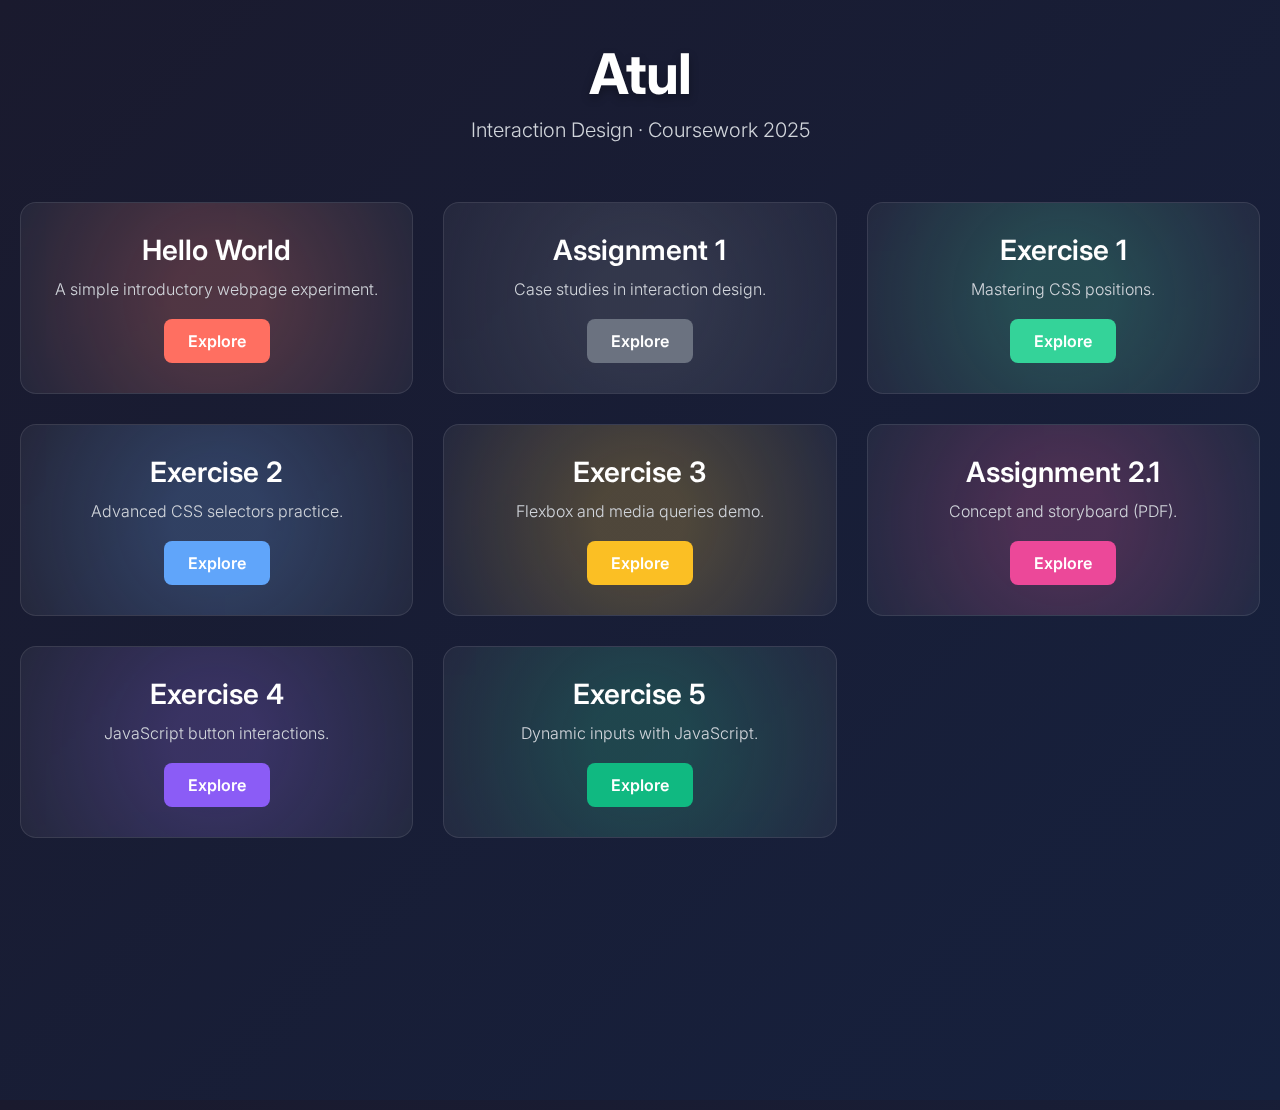
<file: index.html>
<!DOCTYPE html>
<html lang="en">
<head>
    <meta charset="UTF-8">
    <meta name="viewport" content="width=device-width, initial-scale=1.0">
    <title>Atul – Interaction Design Coursework 2025</title>
    <link rel="stylesheet" href="styles.css">
    <link rel="preconnect" href="https://fonts.googleapis.com">
    <link rel="preconnect" href="https://fonts.gstatic.com" crossorigin>
    <link href="https://fonts.googleapis.com/css2?family=Inter:wght@300;400;600;700&family=Space+Grotesk:wght@500;700&display=swap" rel="stylesheet">
</head>
<body>
    <div class="background-canvas"></div>
    <main class="container">
        <header class="header">
            <h1 class="header-title">Atul</h1>
            <p class="header-subtitle">Interaction Design · Coursework 2025</p>
        </header>
        <section class="project-grid">
            <article class="project-card" data-color="#FF6F61">
                <div class="card-content">
                    <h2>Hello World</h2>
                    <p>A simple introductory webpage experiment.</p>
                    <a href="./Hello_World_webpage/index.html" class="card-button">Explore</a>
                </div>
            </article>
            <article class="project-card" data-color="#6B7280">
                <div class="card-content">
                    <h2>Assignment 1</h2>
                    <p>Case studies in interaction design.</p>
                    <a href="./Assignment_1_Case_Studies/index.html" class="card-button">Explore</a>
                </div>
            </article>
            <article class="project-card" data-color="#34D399">
                <div class="card-content">
                    <h2>Exercise 1</h2>
                    <p>Mastering CSS positions.</p>
                    <a href="./Exercise_1_CSS_Positions/index.html" class="card-button">Explore</a>
                </div>
            </article>
            <article class="project-card" data-color="#60A5FA">
                <div class="card-content">
                    <h2>Exercise 2</h2>
                    <p>Advanced CSS selectors practice.</p>
                    <a href="./Exercise_2_CSS_Selectors/index.html" class="card-button">Explore</a>
                </div>
            </article>
            <article class="project-card" data-color="#FBBF24">
                <div class="card-content">
                    <h2>Exercise 3</h2>
                    <p>Flexbox and media queries demo.</p>
                    <a href="./Exercise_3_CSS_Flexbox_and_Media_Queries/index.html" class="card-button">Explore</a>
                </div>
            </article>
            <article class="project-card" data-color="#EC4899">
                <div class="card-content">
                    <h2>Assignment 2.1</h2>
                    <p>Concept and storyboard (PDF).</p>
                    <a href="./Assignment_2_1_Concept_and_Storyboard/Assign A2.1.pdf" class="card-button" target="_blank">Explore</a>
                </div>
            </article>
            <article class="project-card" data-color="#8B5CF6">
                <div class="card-content">
                    <h2>Exercise 4</h2>
                    <p>JavaScript button interactions.</p>
                    <a href="./Exercise_4_JS_Basics_Buttons/index.html" class="card-button">Explore</a>
                </div>
            </article>
            <article class="project-card" data-color="#10B981">
                <div class="card-content">
                    <h2>Exercise 5</h2>
                    <p>Dynamic inputs with JavaScript.</p>
                    <a href="./Exercise_5_JS_Basics_Inputs/index.html" class="card-button">Explore</a>
                </div>
            </article>
            <article class="project-card" data-color="#F59E0B">
                <div class="card-content">
                    <h2>Assignment 2.2</h2>
                    <p>Detailed wireframes (PDF).</p>
                    <a href="./Assignment_2_2_Detailed_Wireframes/Detailed Wireframes.pdf" class="card-button" target="_blank">Explore</a>
                </div>
            </article>
            <article class="project-card" data-color="#4B5563">
                <div class="card-content">
                    <h2>Exercise 6</h2>
                    <p>Interactive design exploration.</p>
                    <a href="./Exercise_6/index.html" class="card-button">Explore</a>
                </div>
            </article>
            <article class="project-card" data-color="#EF4444">
                <div class="card-content">
                    <h2>Assignment 3</h2>
                    <p>Final UI/UX narrative project.</p>
                    <a href="./Assignment_3/index.html" class="card-button">Explore</a>
                </div>
            </article>
        </section>
    </main>
    <script src="script.js" defer></script>
</body>
</html>
</file>
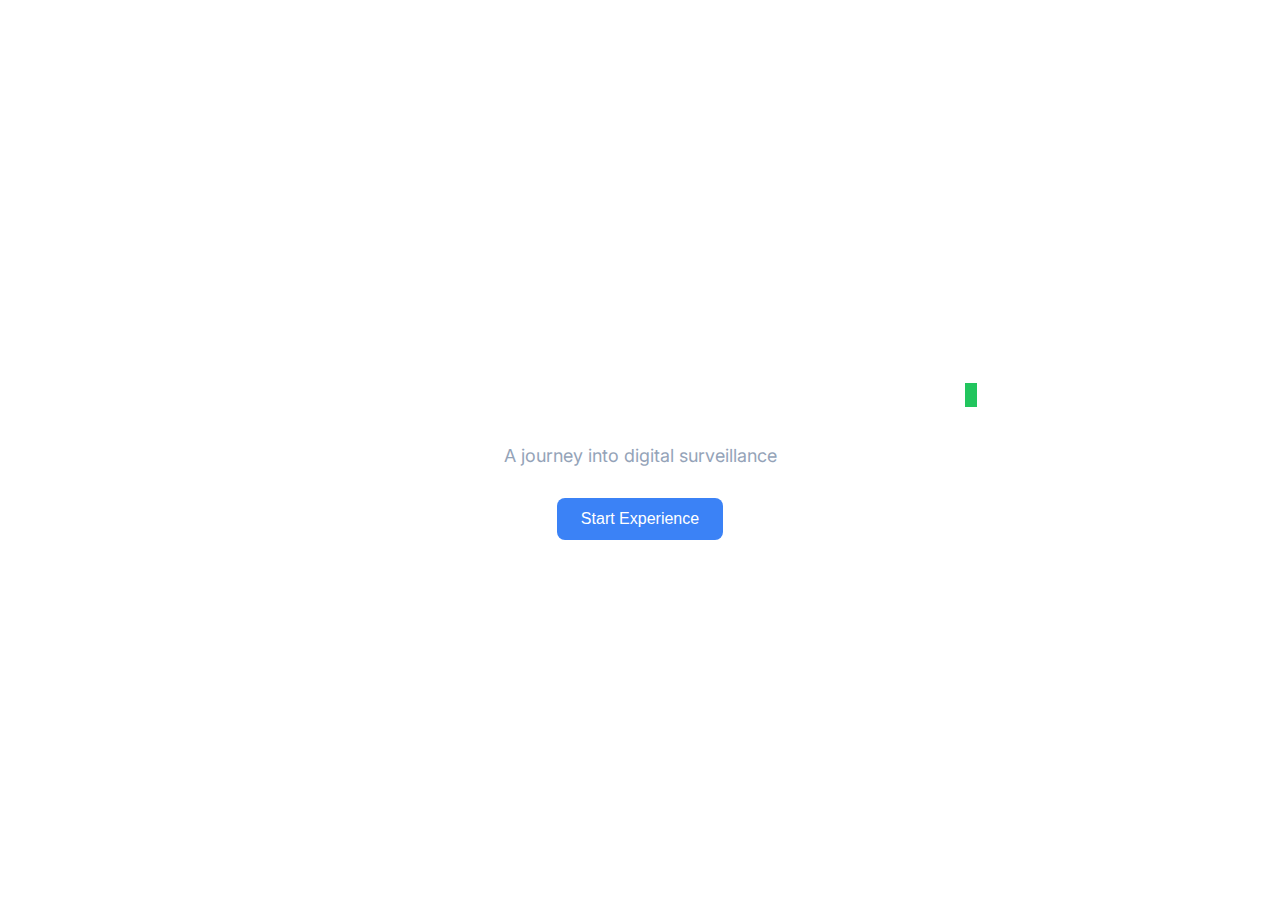
<file: Assignment_2_1_Concept_and_Storyboard/index.html>
<!DOCTYPE html>
<html lang="en">
<head>
  <meta charset="UTF-8">
  <meta name="viewport" content="width=device-width, initial-scale=1.0">
  <title>Watched - Digital Surveillance</title>
  <link rel="stylesheet" href="style.css">
</head>
<body>
  <!-- Start Screen -->
  <div class="scene" id="start-screen">
    <div class="content">
      <h1 class="title" id="intro-title">
        Every click leaves a mark<span class="cursor"></span>
      </h1>
      <p class="subtitle">A journey into digital surveillance</p>
      <button class="start-button" onclick="showScene('digital-footprint')">Start Experience</button>
    </div>
  </div>

  <!-- Digital Footprint Screen -->
  <div class="scene hidden" id="digital-footprint">
    <div class="content">
      <h2 class="section-title">Digital Footprint</h2>
      <div class="footprint-grid">
        <!-- Footprint cards will be added dynamically -->
      </div>
      <div class="button-container">
        <button class="back-button" onclick="showScene('start-screen')">Escape</button>
        <button class="continue-button" onclick="showScene('surveillance-room')">Continue</button>
      </div>
    </div>
  </div>

  <!-- Surveillance Control Room -->
  <div class="scene hidden" id="surveillance-room">
    <div class="content">
      <div class="section-header">
        <svg xmlns="http://www.w3.org/2000/svg" width="32" height="32" viewBox="0 0 24 24" fill="none" stroke="currentColor" stroke-width="2" stroke-linecap="round" stroke-linejoin="round">
          <path d="M2 12s3-7 10-7 10 7 10 7-3 7-10 7-10-7-10-7Z"></path>
          <circle cx="12" cy="12" r="3"></circle>
        </svg>
        <h2 class="section-title">Surveillance Control Room</h2>
      </div>
      <div class="surveillance-grid">
        <!-- Subject cards will be added dynamically -->
      </div>
      <div class="button-container">
        <button class="back-button" onclick="showScene('choices')">Choice</button>
        <button class="continue-button" onclick="showScene('final-message')">Continue</button>
      </div>
    </div>
  </div>

  <!-- Final Message Screen -->
  <div class="scene hidden" id="final-message">
    <div class="content">
      <div class="message-box">
        <h2>We See You</h2>
        <p>Your data has been collected, analyzed, and categorized. There's no turning back.</p>
        <button class="action-button" onclick="showScene('choices')">What Now?</button>
      </div>
      <div class="button-container" style="margin-top: 2rem;">
        <button class="back-button" onclick="showScene('start-screen')">Escape</button>
      </div>
    </div>
  </div>

  <!-- Choices Screen -->
  <div class="scene hidden" id="choices">
    <div class="content">
      <h2 class="section-title">Make Your Choice</h2>
      <div class="choice-grid">
        <!-- Delete My Data -->
        <div class="choice-card" onclick="showResponse('delete')">
          <svg xmlns="http://www.w3.org/2000/svg" width="40" height="40" viewBox="0 0 24 24" fill="none" stroke="currentColor" stroke-width="2" stroke-linecap="round" stroke-linejoin="round">
            <path d="M3 6h18"></path>
            <path d="M19 6v14c0 1-1 2-2 2H7c-1 0-2-1-2-2V6"></path>
            <path d="M8 6V4c0-1 1-2 2-2h4c1 0 2 1 2 2v2"></path>
            <line x1="10" y1="11" x2="10" y2="17"></line>
            <line x1="14" y1="11" x2="14" y2="17"></line>
          </svg>
          <h3>Delete My Data</h3>
          <p>Request removal of personal information</p>
        </div>
       
        <!-- Go Offline -->
        <div class="choice-card" onclick="showResponse('offline')">
          <svg xmlns="http://www.w3.org/2000/svg" width="40" height="40" viewBox="0 0 24 24" fill="none" stroke="currentColor" stroke-width="2" stroke-linecap="round" stroke-linejoin="round">
            <path d="M18.36 6.64a9 9 0 0 1 .6 12.72M6.64 6.64a9 9 0 0 0-.6 12.72"/><path d="M12 20h.01"/>
            <line x1="1" y1="1" x2="23" y2="23"></line>
          </svg>
          <h3>Go Offline</h3>
          <p>Minimize your digital presence</p>
        </div>
       
        <!-- Continue Sharing -->
        <div class="choice-card" onclick="showResponse('share')">
          <svg xmlns="http://www.w3.org/2000/svg" width="40" height="40" viewBox="0 0 24 24" fill="none" stroke="currentColor" stroke-width="2" stroke-linecap="round" stroke-linejoin="round">
            <circle cx="18" cy="5" r="3"></circle>
            <circle cx="6" cy="12" r="3"></circle>
            <circle cx="18" cy="19" r="3"></circle>
            <line x1="8.59" y1="13.51" x2="15.42" y2="17.49"></line>
            <line x1="15.41" y1="6.51" x2="8.59" y2="10.49"></line>
          </svg>
          <h3>Continue Sharing</h3>
          <p>Embrace the connected world</p>
        </div>
       
        <!-- Enable Encryption -->
        <div class="choice-card" onclick="showResponse('encrypt')">
          <svg xmlns="http://www.w3.org/2000/svg" width="40" height="40" viewBox="0 0 24 24" fill="none" stroke="currentColor" stroke-width="2" stroke-linecap="round" stroke-linejoin="round">
            <rect x="3" y="11" width="18" height="11" rx="2" ry="2"></rect>
            <path d="M7 11V7a5 5 0 0 1 10 0v4"></path>
          </svg>
          <h3>Enable Encryption</h3>
          <p>Protect your communications</p>
        </div>
      </div>
     
      <!-- Response Messages -->
      <div class="response-message" id="delete-response">
        <h3>Access Denied</h3>
        <p>Your request to delete data cannot be processed. The system maintains all records indefinitely.</p>
        <button class="action-button" onclick="showScene('start-screen')">Accept</button>
      </div>
     
      <div class="response-message" id="offline-response">
        <h2>Surveillance Reduced</h2>
        <p>Your digital footprint has been minimized, but remember: once online, always tracked.</p>
        <button class="back-button" onclick="showScene('start-screen')">Escape</button>
      </div>
     
      <div class="response-message" id="share-response">
        <h3>Surveillance Increased</h3>
        <p>Your data is now being shared across additional platforms. Your profile has been expanded.</p>
        <div class="button-container">
          <button class="back-button" onclick="showScene('start-screen')">Escape</button>
          <button class="action-button" onclick="showScene('start-screen')">Accept</button>
        </div>
      </div>
     
      <div class="response-message" id="encrypt-response">
        <h3>Monitoring Bypassed</h3>
        <p>Your communications are now encrypted. Note: metadata is still being collected.</p>
        <div class="button-container">
          <button class="back-button" onclick="showScene('start-screen')">Escape</button>
          <button class="action-button" onclick="showScene('start-screen')">Accept</button>
        </div>
      </div>
    </div>
  </div>

  <script src="script.js"></script>
</body>
</html>
</file>
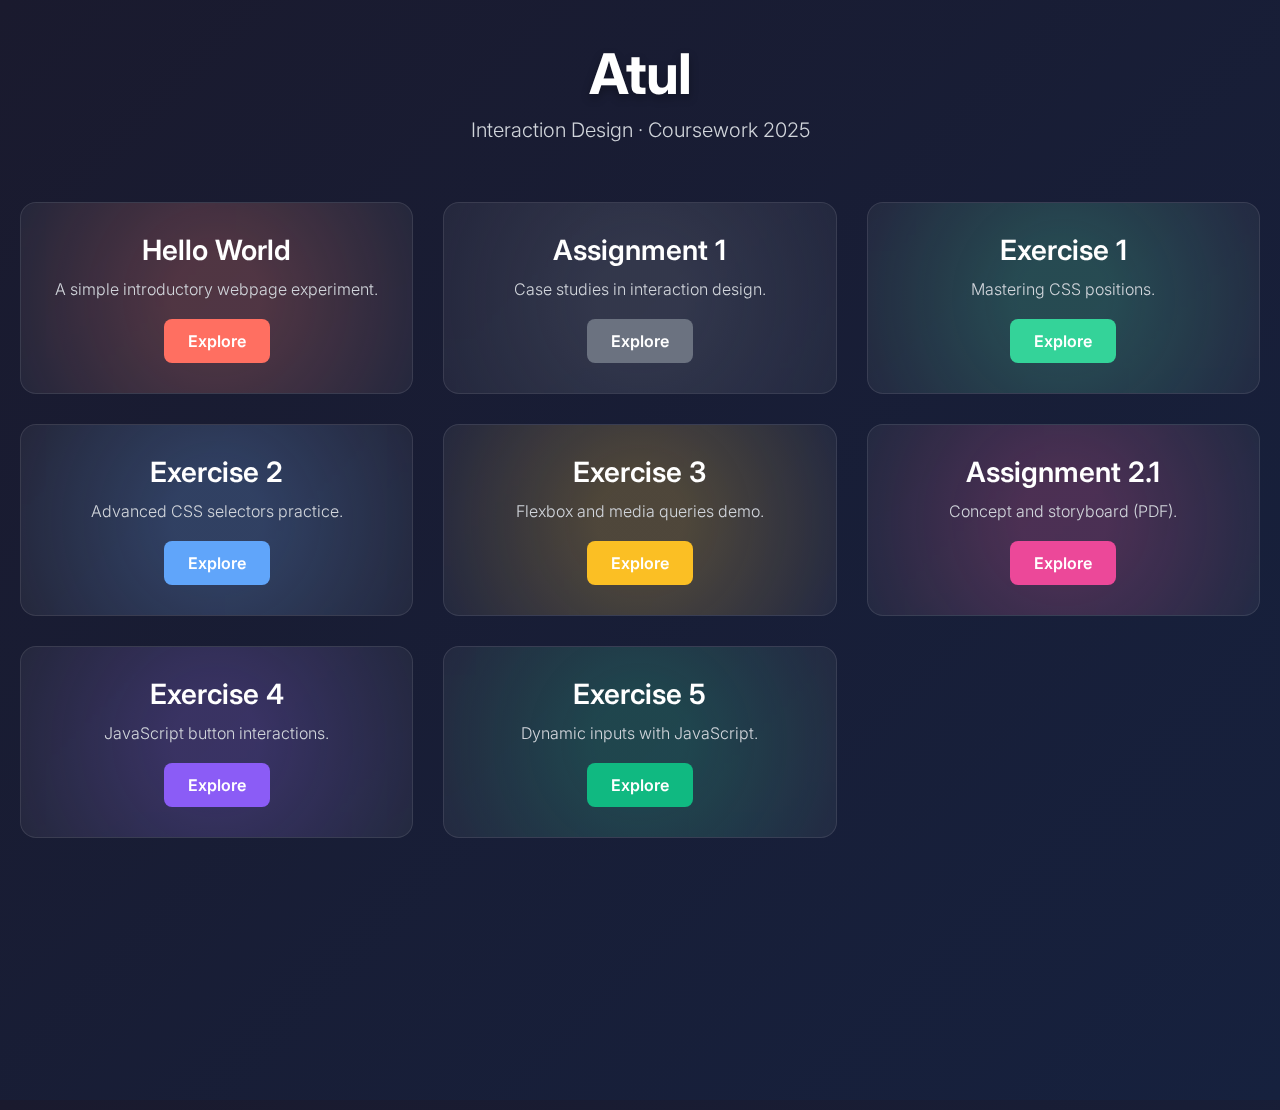
<file: Assignment_3/index.html>
<!DOCTYPE html>
<html lang="en">
<head>
    <meta charset="UTF-8">
    <meta name="viewport" content="width=device-width, initial-scale=1.0">
    <title>Atul – Interaction Design Coursework 2025</title>
    <link rel="stylesheet" href="styles.css">
    <link rel="preconnect" href="https://fonts.googleapis.com">
    <link rel="preconnect" href="https://fonts.gstatic.com" crossorigin>
    <link href="https://fonts.googleapis.com/css2?family=Inter:wght@300;400;600;700&family=Space+Grotesk:wght@500;700&display=swap" rel="stylesheet">
</head>
<body>
    <div class="background-canvas"></div>
    <main class="container">
        <header class="header">
            <h1 class="header-title">Atul</h1>
            <p class="header-subtitle">Interaction Design · Coursework 2025</p>
        </header>
        <section class="project-grid">
            <article class="project-card" data-color="#FF6F61">
                <div class="card-content">
                    <h2>Hello World</h2>
                    <p>A simple introductory webpage experiment.</p>
                    <a href="./Hello_World_webpage/index.html" class="card-button">Explore</a>
                </div>
            </article>
            <article class="project-card" data-color="#6B7280">
                <div class="card-content">
                    <h2>Assignment 1</h2>
                    <p>Case studies in interaction design.</p>
                    <a href="./Assignment_1_Case_Studies/index.html" class="card-button">Explore</a>
                </div>
            </article>
            <article class="project-card" data-color="#34D399">
                <div class="card-content">
                    <h2>Exercise 1</h2>
                    <p>Mastering CSS positions.</p>
                    <a href="./Exercise_1_CSS_Positions/index.html" class="card-button">Explore</a>
                </div>
            </article>
            <article class="project-card" data-color="#60A5FA">
                <div class="card-content">
                    <h2>Exercise 2</h2>
                    <p>Advanced CSS selectors practice.</p>
                    <a href="./Exercise_2_CSS_Selectors/index.html" class="card-button">Explore</a>
                </div>
            </article>
            <article class="project-card" data-color="#FBBF24">
                <div class="card-content">
                    <h2>Exercise 3</h2>
                    <p>Flexbox and media queries demo.</p>
                    <a href="./Exercise_3_CSS_Flexbox_and_Media_Queries/index.html" class="card-button">Explore</a>
                </div>
            </article>
            <article class="project-card" data-color="#EC4899">
                <div class="card-content">
                    <h2>Assignment 2.1</h2>
                    <p>Concept and storyboard (PDF).</p>
                    <a href="./Assignment_2_1_Concept_and_Storyboard/Assign A2.1.pdf" class="card-button" target="_blank">Explore</a>
                </div>
            </article>
            <article class="project-card" data-color="#8B5CF6">
                <div class="card-content">
                    <h2>Exercise 4</h2>
                    <p>JavaScript button interactions.</p>
                    <a href="./Exercise_4_JS_Basics_Buttons/index.html" class="card-button">Explore</a>
                </div>
            </article>
            <article class="project-card" data-color="#10B981">
                <div class="card-content">
                    <h2>Exercise 5</h2>
                    <p>Dynamic inputs with JavaScript.</p>
                    <a href="./Exercise_5_JS_Basics_Inputs/index.html" class="card-button">Explore</a>
                </div>
            </article>
            <article class="project-card" data-color="#F59E0B">
                <div class="card-content">
                    <h2>Assignment 2.2</h2>
                    <p>Detailed wireframes (PDF).</p>
                    <a href="./Assignment_2_2_Detailed_Wireframes/Detailed Wireframes.pdf" class="card-button" target="_blank">Explore</a>
                </div>
            </article>
            <article class="project-card" data-color="#4B5563">
                <div class="card-content">
                    <h2>Exercise 6</h2>
                    <p>Interactive design exploration.</p>
                    <a href="./Exercise_6/E6 ScrollTrigger/index.html" class="card-button">Explore</a>
                </div>
            </article>
            <article class="project-card" data-color="#EF4444">
                <div class="card-content">
                    <h2>Assignment 3</h2>
                    <p>Final UI/UX narrative project.</p>
                    <a href="./Assignment_3/index.html" class="card-button">Explore</a>
                </div>
            </article>
        </section>
    </main>
    <script src="script.js" defer></script>
</body>
</html>
</file>
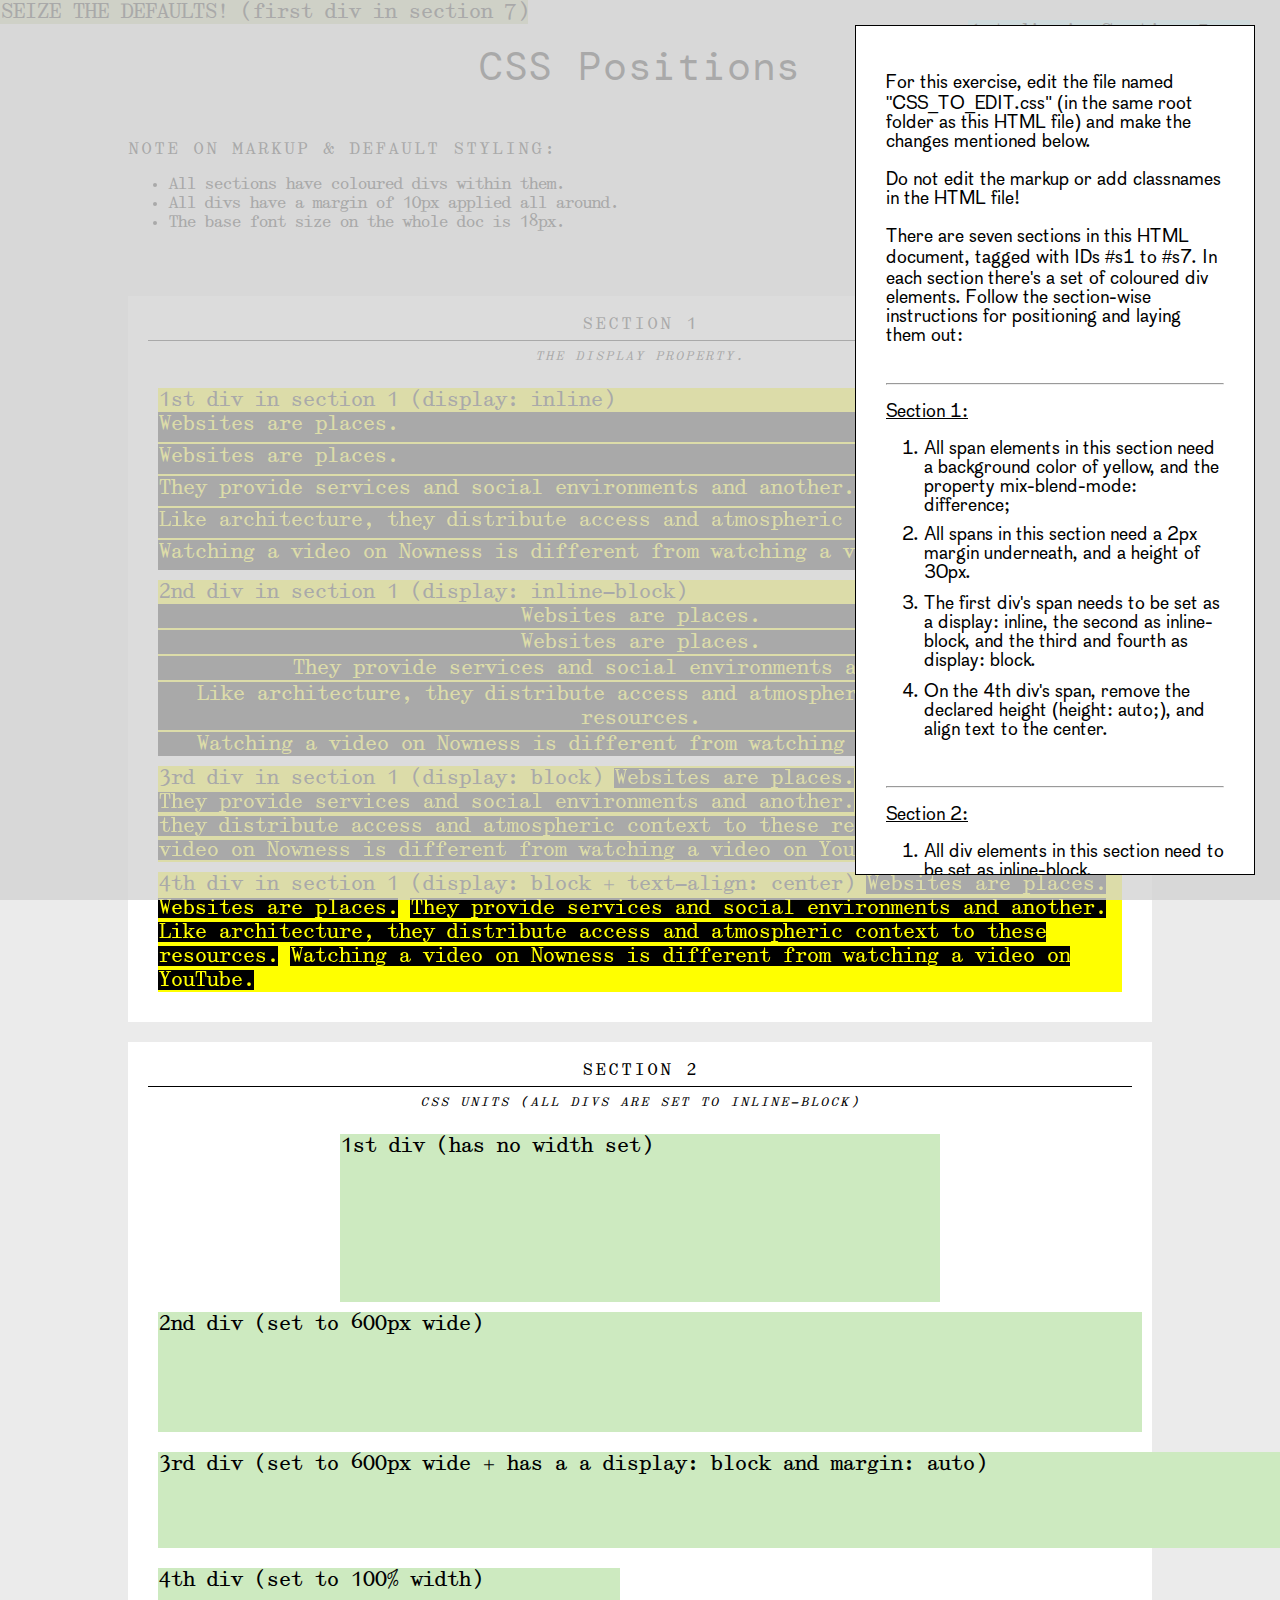
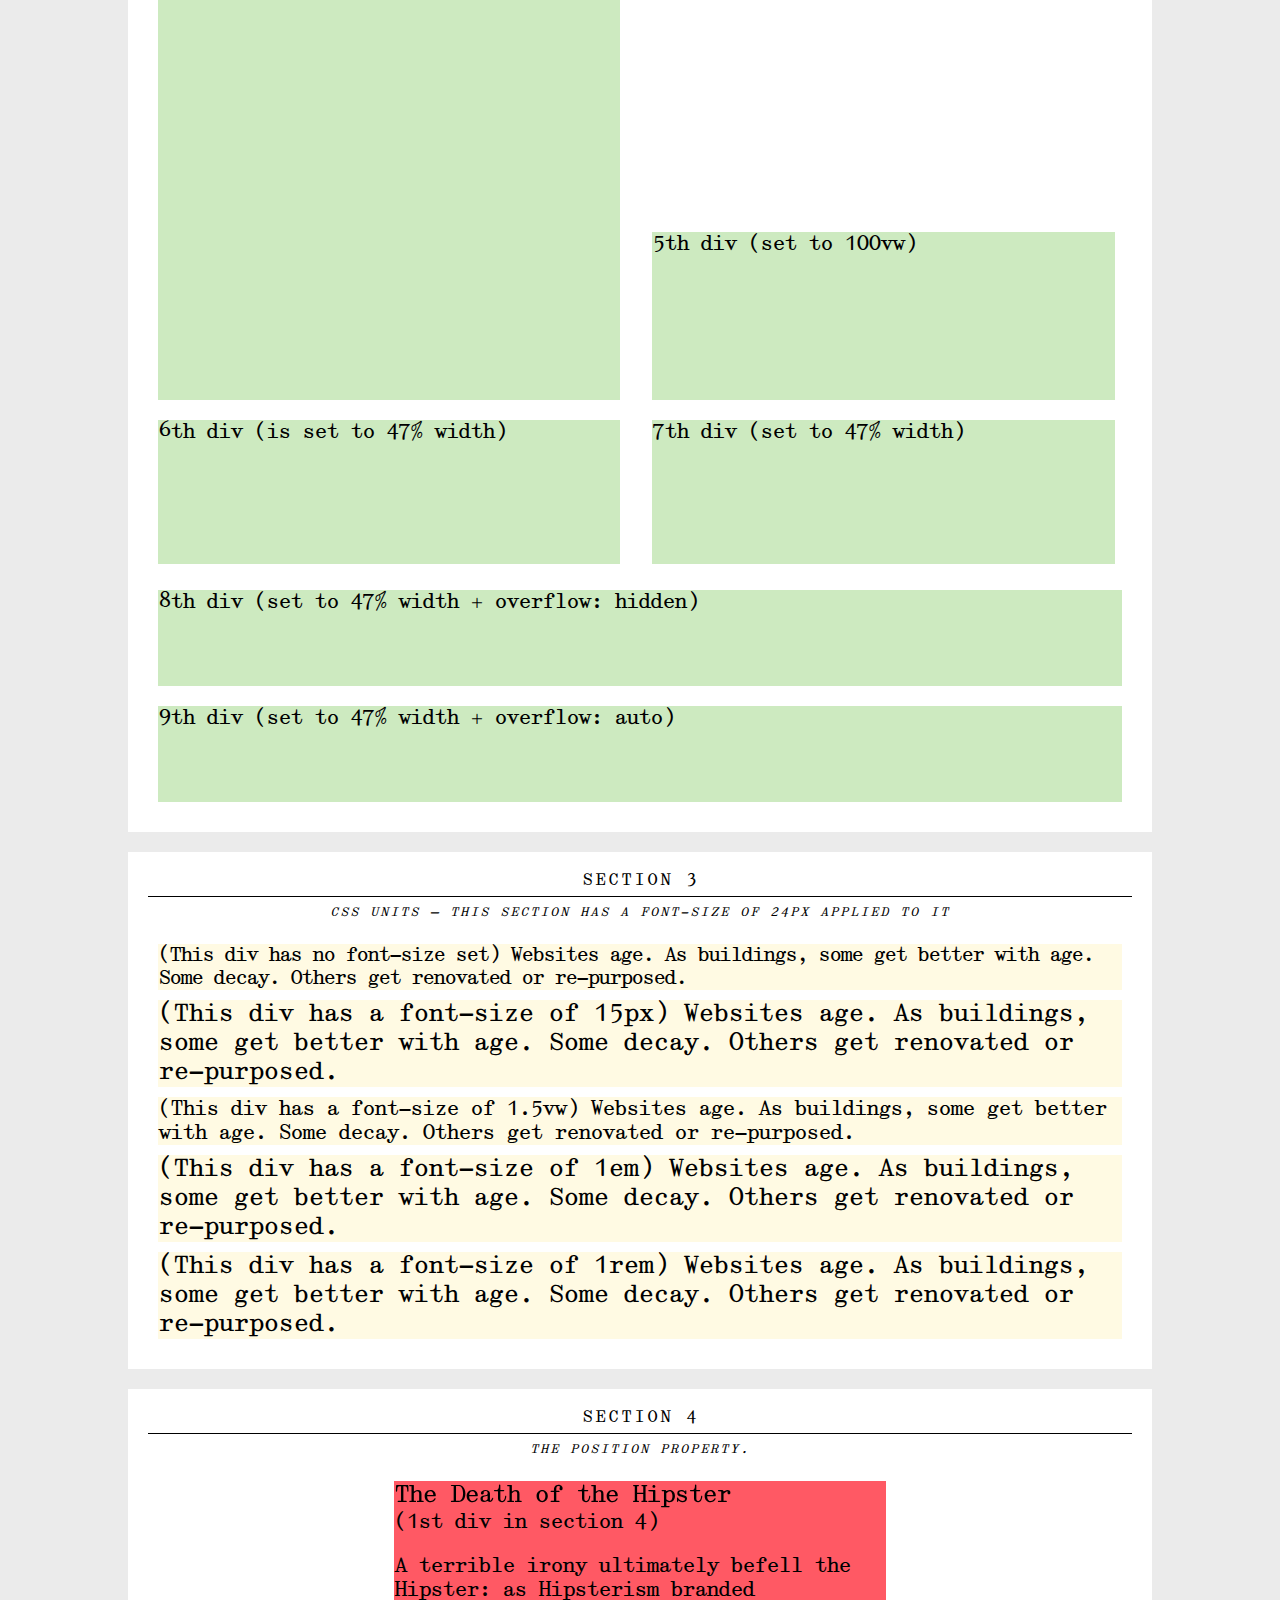
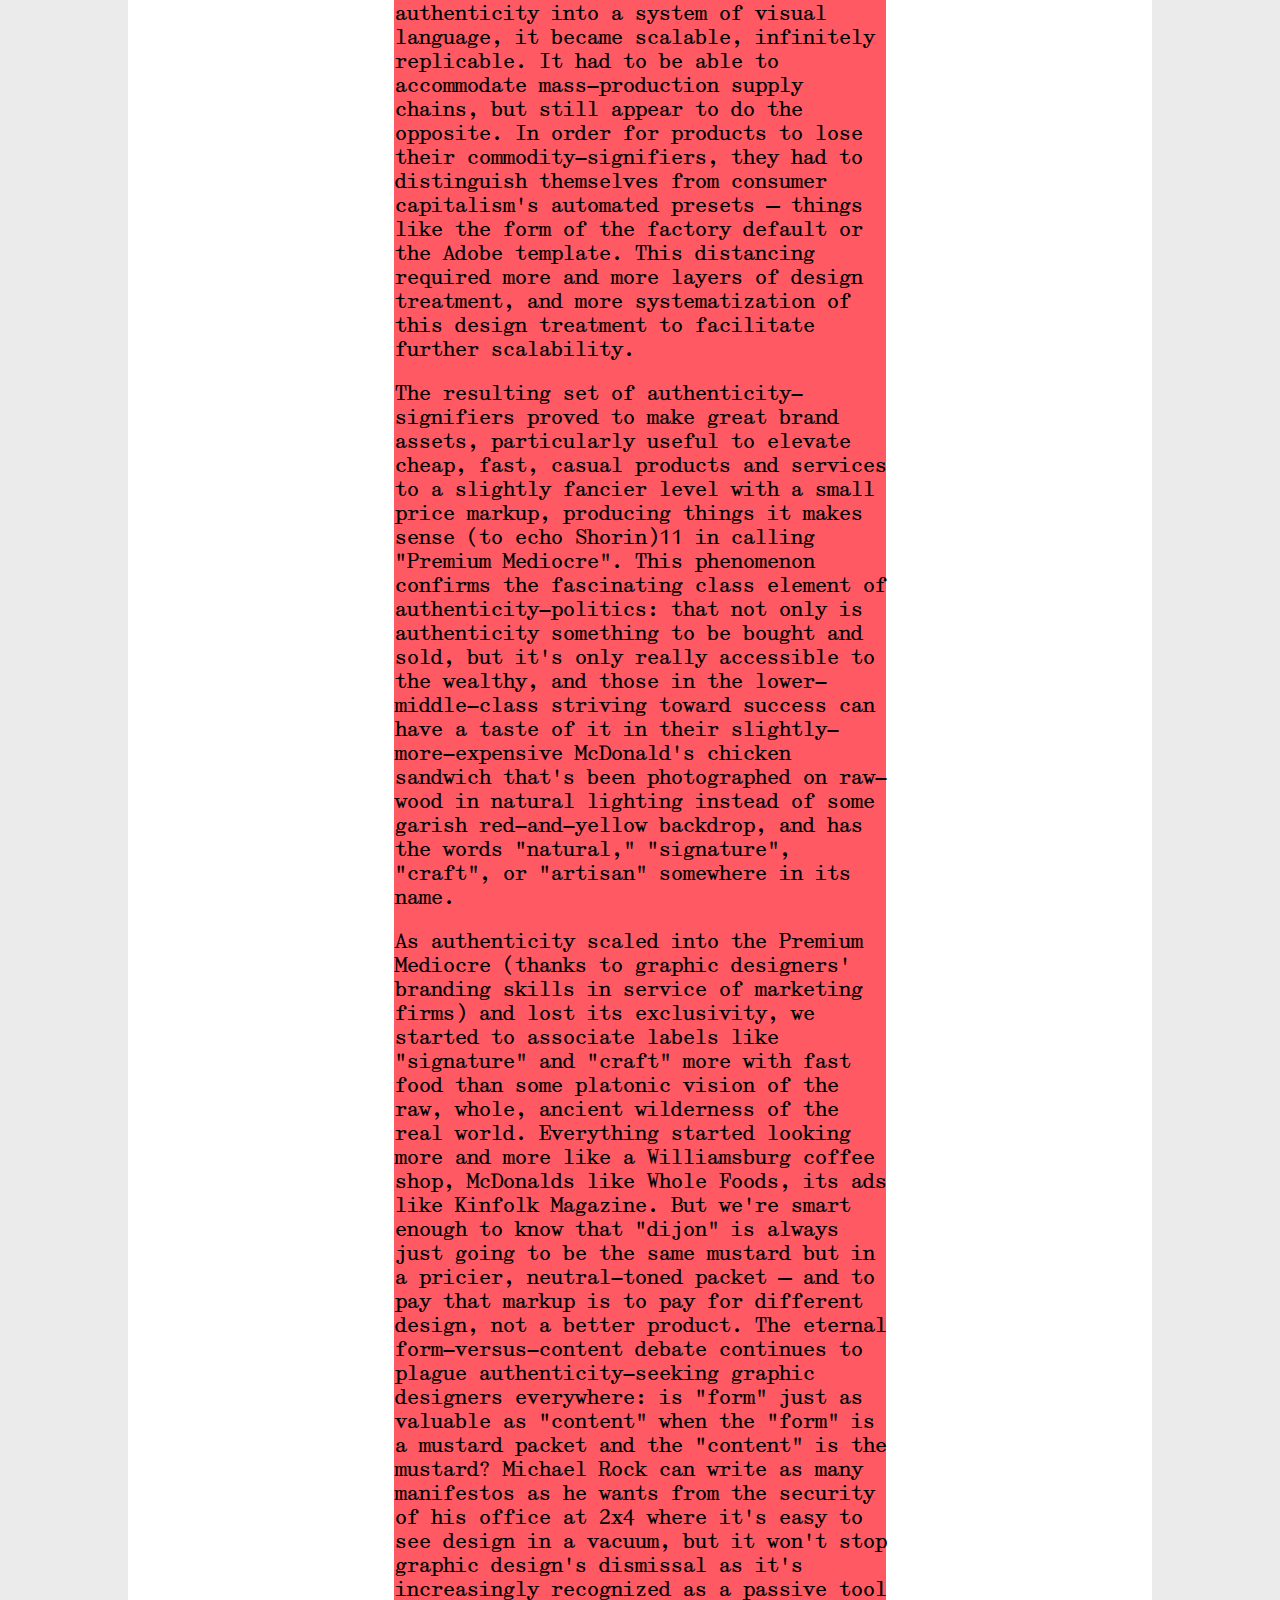
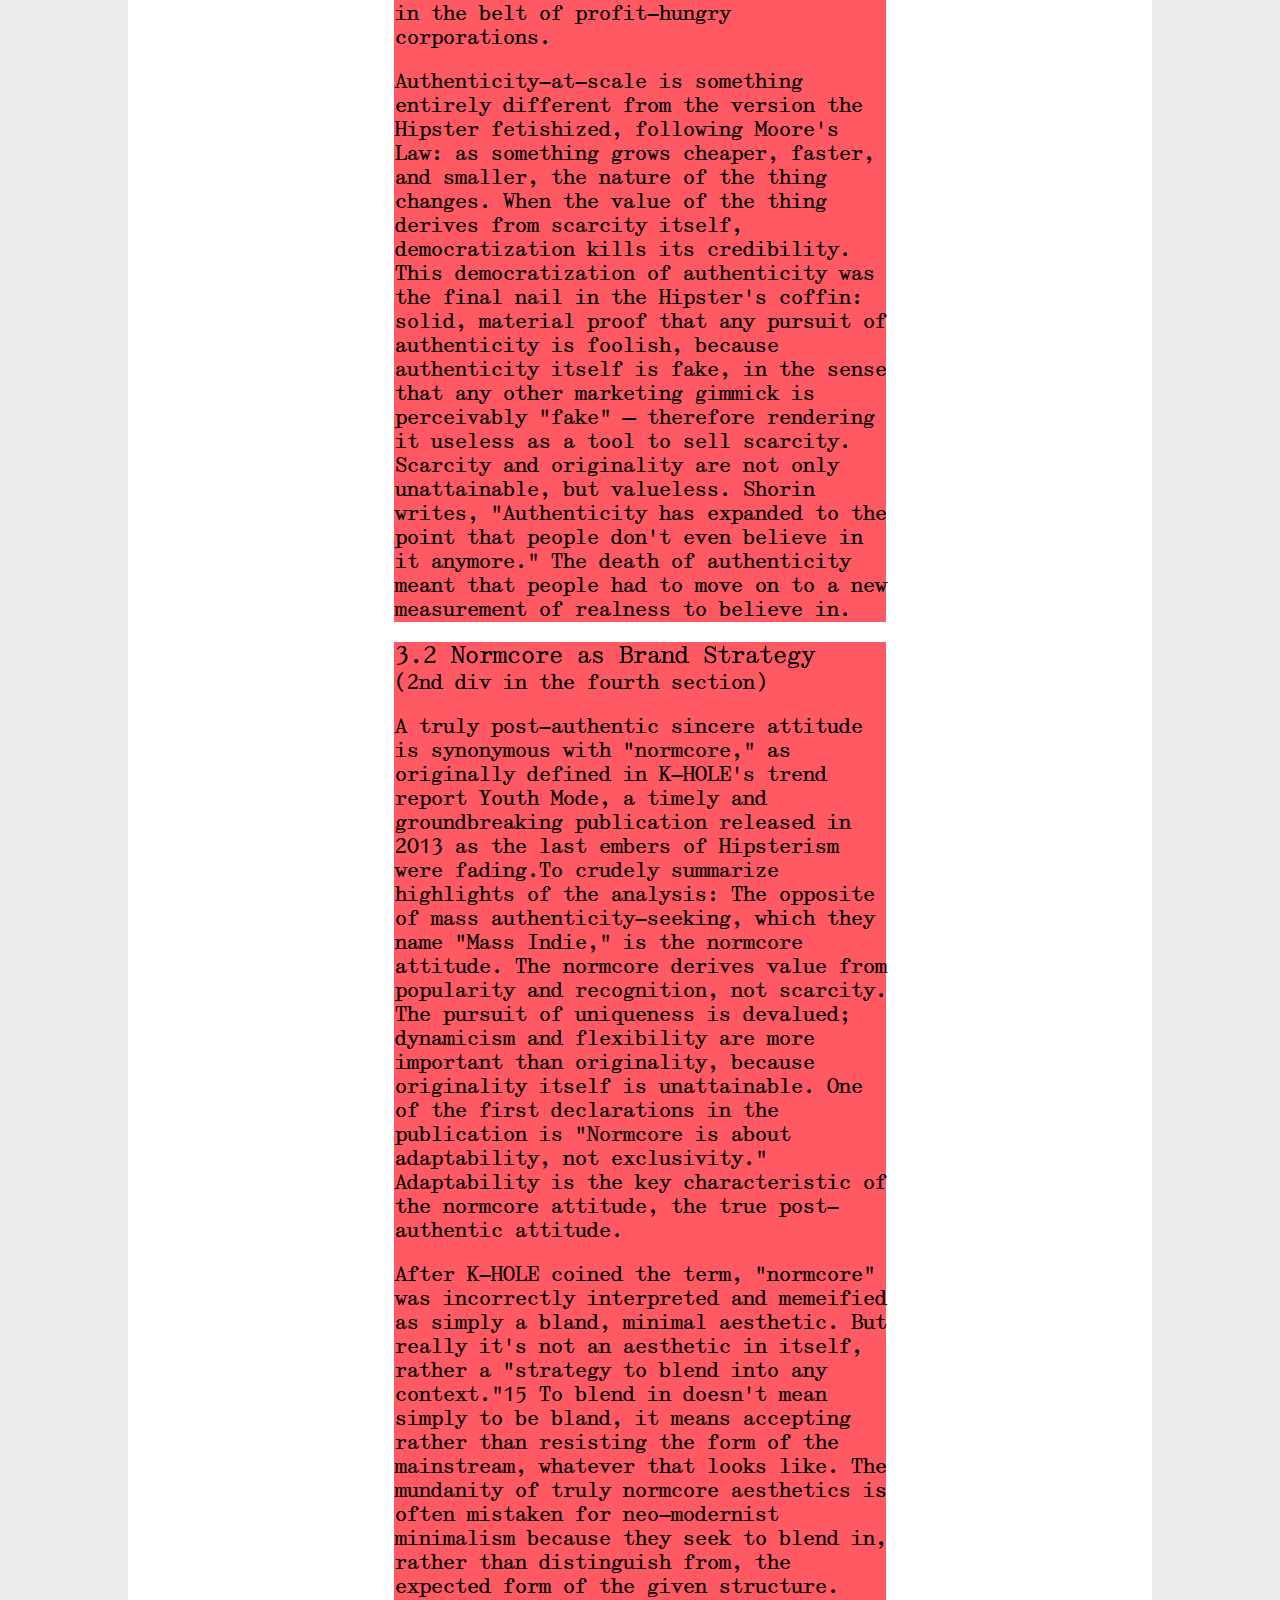
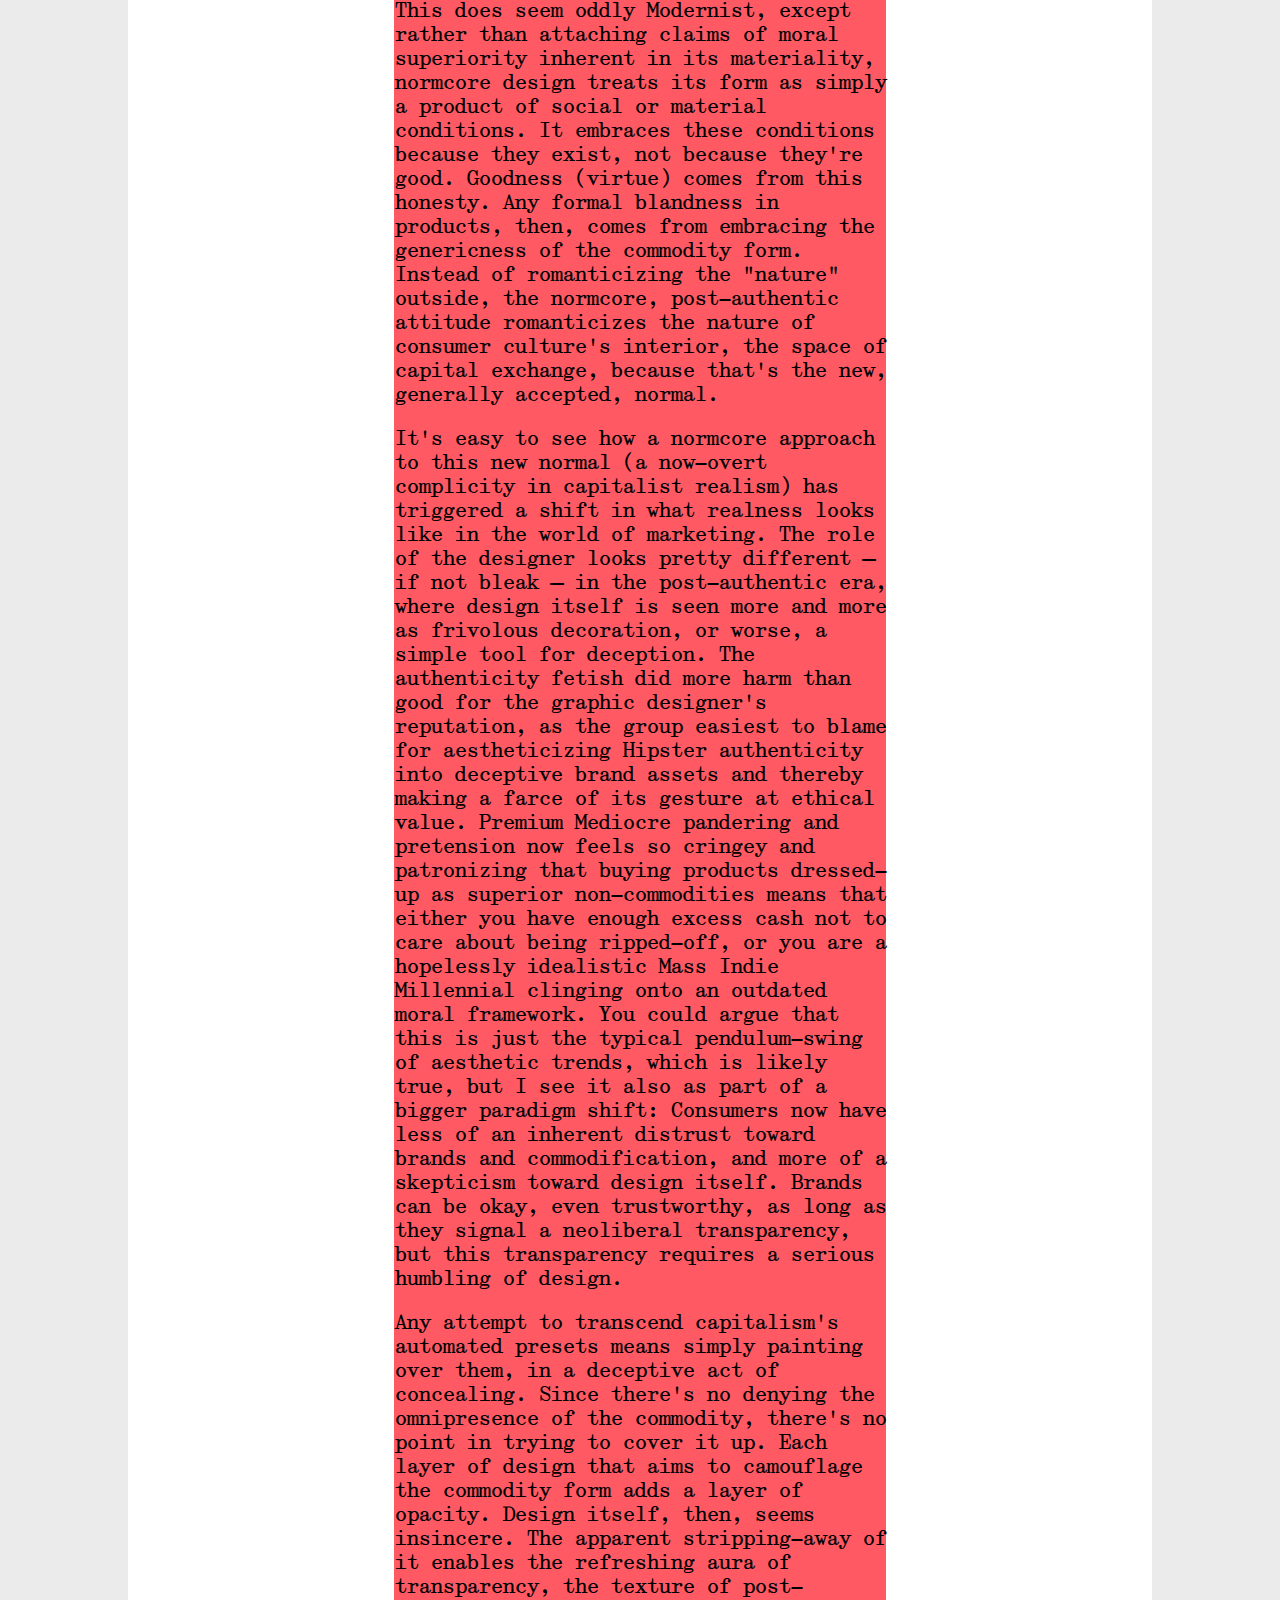
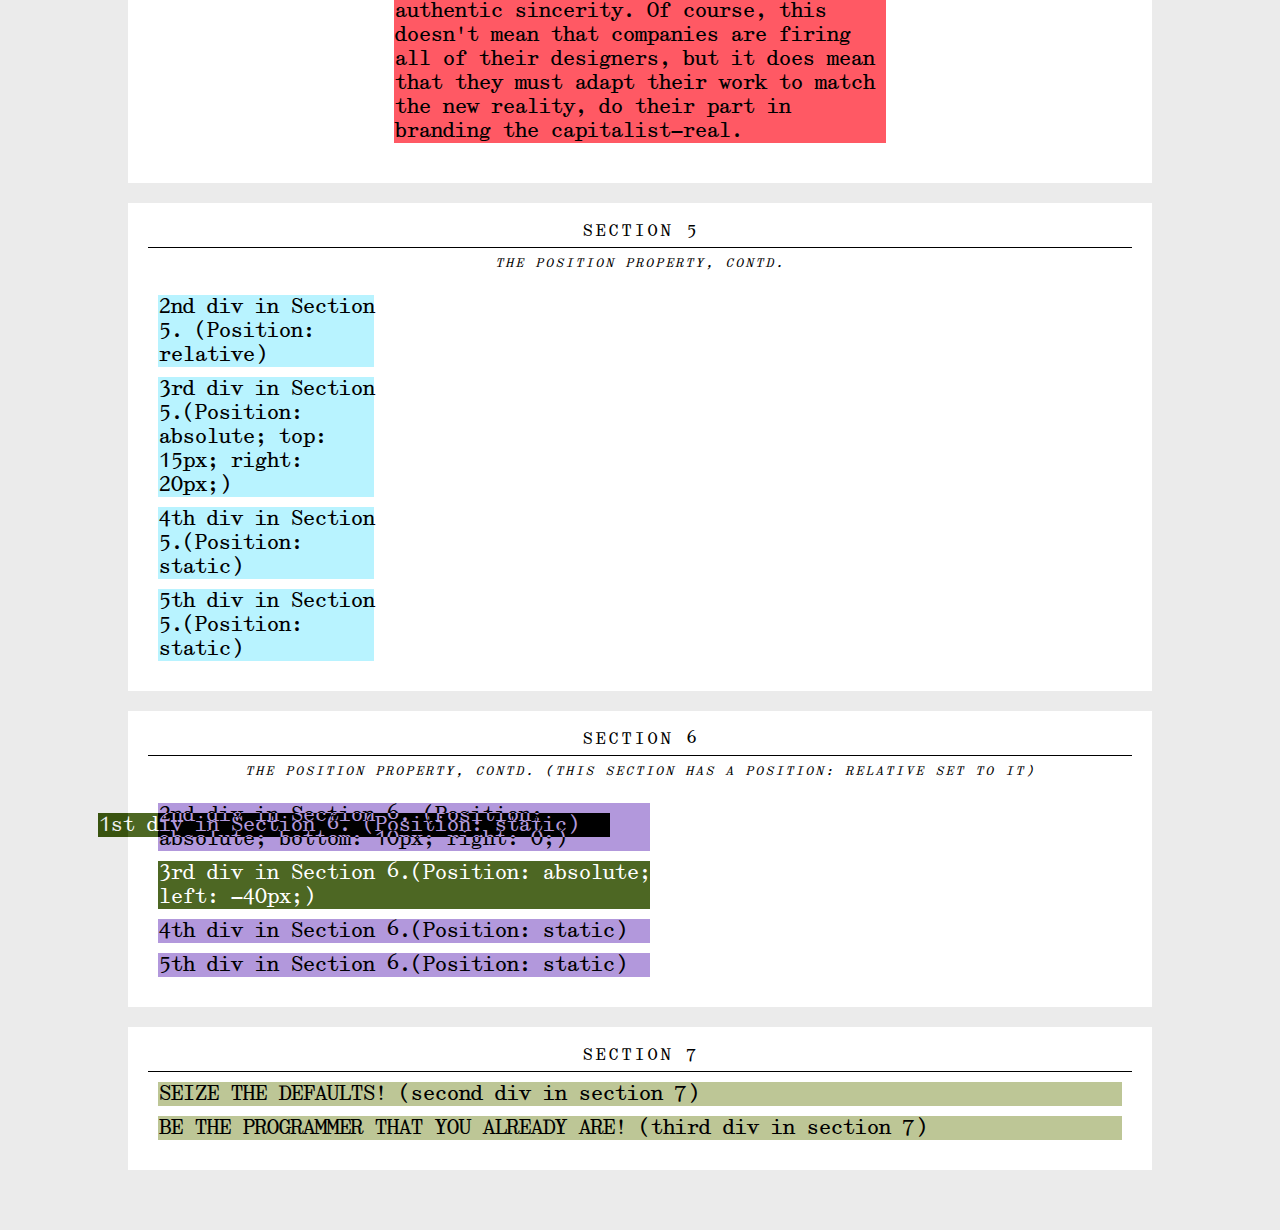
<file: Exercise_1_CSS_Positions/index.html>
<!doctype html>
<html lang="en-GB">

<head>
    <meta charset="utf-8">
    
    <meta name="author" content="Expanded Metrics">
    <meta name="description" content="">
    <meta property="og:title" content=""/>
    <meta property="og:description" content=""/>
    
    <title>D6.E1&thinsp;·&thinsp;CSS Positions</title>
    
    <meta name="keywords" content="">
    <meta name="viewport" content="width=device-width, initial-scale=1.0">
    <meta property="og:type" content="website"/>

    <link href="assets/defaults+font-face.css" rel="stylesheet" type="text/css">
    <link href="style.css" rel="stylesheet" type="text/css">

    <script src="assets/script.js" type="text/javascript" defer></script> 


</head>
    
<body onload="loadPopupState()">

    <h1>CSS Positions</h1>
    
    <br><br>
    
    <aside><h2>NOTE ON MARKUP & DEFAULT STYLING:</h2>
        <ul>
            <li>All sections have coloured divs within them.</li>
            <li>All divs have a margin of 10px applied all around.</li>
            <li>The base font size on the whole doc is 18px.</li>
        </ul>
    </aside>
    <br><br>
    
    <!-- Section 1 ------------------------------------------------------------------------ -->
    <section id="s1"> 
        <h2>SECTION 1</h2>
        <em>The Display Property.</em>
        
        <div>1st div in section 1 (display: inline)
            <span>Websites are places.</span>
            <span>Websites are places.</span>            
            <span>They provide services and social environments and another.</span>
            <span>Like architecture, they distribute access and atmospheric context to these resources.</span>
            <span>Watching a video on Nowness is different from watching a video on YouTube.</span>
        </div>
    
        <div>2nd div in section 1 (display: inline-block)
            <span>Websites are places.</span>
            <span>Websites are places.</span>            
            <span>They provide services and social environments and another.</span>
            <span>Like architecture, they distribute access and atmospheric context to these resources.</span>
            <span>Watching a video on Nowness is different from watching a video on YouTube.</span>
        </div>

        <div>3rd div in section 1 (display: block)
            <span>Websites are places.</span>
            <span>Websites are places.</span>            
            <span>They provide services and social environments and another.</span>
            <span>Like architecture, they distribute access and atmospheric context to these resources.</span>
            <span>Watching a video on Nowness is different from watching a video on YouTube.</span>
        </div>

        <div>4th div in section 1 (display: block + text-align: center)
            <span>Websites are places.</span>
            <span>Websites are places.</span>            
            <span>They provide services and social environments and another.</span>
            <span>Like architecture, they distribute access and atmospheric context to these resources.</span>
            <span>Watching a video on Nowness is different from watching a video on YouTube.</span>
        </div>
    
    </section>

    <!-- Section 2 ------------------------------------------------------------------------ -->
    <section id="s2"> 
        <h2>SECTION 2</h2>
        <em>CSS Units (All divs are set to inline-block)</em>
        
        <div>1st div (has no width set)
            <span>Websites are local, despite their distributed nature. Websites adhere to culturally established patterns, languages and user expectations in similar ways architecture does. Buying an onigiri from a 7-11 branch is different from buying a pretzel from a Bavarian bakery.</span>
        </div>

        <div>2nd div (set to 600px wide)
            <span>Websites are local, despite their distributed nature. Websites adhere to culturally established patterns, languages and user expectations in similar ways architecture does. Buying an onigiri from a 7-11 branch is different from buying a pretzel from a Bavarian bakery.</span>
        </div>

        <div>3rd div (set to 600px wide + has a a display: block and margin: auto)
            <span>Websites are local, despite their distributed nature. Websites adhere to culturally established patterns, languages and user expectations in similar ways architecture does. Buying an onigiri from a 7-11 branch is different from buying a pretzel from a Bavarian bakery.</span>
        </div>

        <div>4th div (set to 100% width)
            <span>Websites are local, despite their distributed nature. Websites adhere to culturally established patterns, languages and user expectations in similar ways architecture does. Buying an onigiri from a 7-11 branch is different from buying a pretzel from a Bavarian bakery.</span>
        </div>
        <div>5th div (set to 100vw)
            <span>Websites are local, despite their distributed nature. Websites adhere to culturally established patterns, languages and user expectations in similar ways architecture does. Buying an onigiri from a 7-11 branch is different from buying a pretzel from a Bavarian bakery.</span>
        </div>
        <div>6th div (is set to 47% width)
            <span>(This span is set to display: block and has a width of 50%.) Websites are cultural artifacts. Like buildings, websites foster social discourses. They do so by establishing new ways of interaction or by asking new aesthetic questions.
            </span>
        </div>
        <div>7th div (set to 47% width)
            <span>(This span is set to display: block and has a width of 50vw.) Websites are cultural artifacts. Like buildings, websites foster social discourses. They do so by establishing new ways of interaction or by asking new aesthetic questions.
            </span>
        </div>       
        <div>8th div (set to 47% width + overflow: hidden)
            <span>(This span is set to display: block and has a width of 50vw.) Websites are cultural artifacts. Like buildings, websites foster social discourses. They do so by establishing new ways of interaction or by asking new aesthetic questions.
            </span>
        </div>           
        <div>9th div (set to 47% width + overflow: auto)
            <span>(This span is set to display: block and has a width of 50vw.) Websites are cultural artifacts. Like buildings, websites foster social discourses. They do so by establishing new ways of interaction or by asking new aesthetic questions.
            </span>
        </div>        
    </section>
        
    <!-- Section 3 ------------------------------------------------------------------------ -->
    <section id="s3"> 
        <h2>SECTION 3</h2>
        <em>CSS Units — This section has a font-size of 24px applied to it</em>

        <div>(This div has no font-size set)
            Websites age. As buildings, some get better with age. Some decay. Others get renovated or re-purposed.
        </div>

        <div>(This div has a font-size of 15px)
            Websites age. As buildings, some get better with age. Some decay. Others get renovated or re-purposed.
        </div>
        <div>(This div has a font-size of 1.5vw)
            Websites age. As buildings, some get better with age. Some decay. Others get renovated or re-purposed.
        </div>
        <div>(This div has a font-size of 1em)
            Websites age. As buildings, some get better with age. Some decay. Others get renovated or re-purposed.
        </div>
        <div>(This div has a font-size of 1rem)
            Websites age. As buildings, some get better with age. Some decay. Others get renovated or re-purposed.
        </div>

    </section>
        
    <!-- Section 4 ------------------------------------------------------------------------ -->
    <section id="s4"> 
        <h2>SECTION 4</h2>
        <em>The Position Property.</em>
        
        <div>
            <h3>The Death of the Hipster</h3>
                (1st div in section 4)
            <p>
                A terrible irony ultimately befell the Hipster: as Hipsterism branded authenticity into a system of visual language, it became scalable, infinitely replicable. It had to be able to accommodate mass-production supply chains, but still appear to do the opposite. In order for products to lose their commodity-signifiers, they had to distinguish themselves from consumer capitalism’s automated presets — things like the form of the factory default or the Adobe template. This distancing required more and more layers of design treatment, and more systematization of this design treatment to facilitate further scalability.
            </p>
                The resulting set of authenticity-signifiers proved to make great brand assets, particularly useful to elevate cheap, fast, casual products and services to a slightly fancier level with a small price markup, producing things it makes sense (to echo Shorin)11 in calling “Premium Mediocre”. This phenomenon confirms the fascinating class element of authenticity-politics: that not only is authenticity something to be bought and sold, but it’s only really accessible to the wealthy, and those in the lower-middle-class striving toward success can have a taste of it in their slightly-more-expensive McDonald’s chicken sandwich that’s been photographed on raw-wood in natural lighting instead of some garish red-and-yellow backdrop, and has the words “natural,” “signature”, “craft”, or “artisan” somewhere in its name.
            <p>
                As authenticity scaled into the Premium Mediocre (thanks to graphic designers’ branding skills in service of marketing firms) and lost its exclusivity, we started to associate labels like “signature” and “craft” more with fast food than some platonic vision of the raw, whole, ancient wilderness of the real world. Everything started looking more and more like a Williamsburg coffee shop, McDonalds like Whole Foods, its ads like Kinfolk Magazine. But we’re smart enough to know that “dijon” is always just going to be the same mustard but in a pricier, neutral-toned packet — and to pay that markup is to pay for different design, not a better product. The eternal form-versus-content debate continues to plague authenticity-seeking graphic designers everywhere: is “form” just as valuable as “content” when the “form” is a mustard packet and the “content” is the mustard? Michael Rock can write as many manifestos as he wants from the security of his office at 2x4 where it’s easy to see design in a vacuum, but it won’t stop graphic design’s dismissal as it’s increasingly recognized as a passive tool in the belt of profit-hungry corporations.
            </p>
            <p> 
                Authenticity-at-scale is something entirely different from the version the Hipster fetishized, following Moore’s Law: as something grows cheaper, faster, and smaller, the nature of the thing changes. When the value of the thing derives from scarcity itself, democratization kills its credibility. This democratization of authenticity was the final nail in the Hipster’s coffin: solid, material proof that any pursuit of authenticity is foolish, because authenticity itself is fake, in the sense that any other marketing gimmick is perceivably “fake” — therefore rendering it useless as a tool to sell scarcity. Scarcity and originality are not only unattainable, but valueless. Shorin writes, “Authenticity has expanded to the point that people don’t even believe in it anymore.” The death of authenticity meant that people had to move on to a new measurement of realness to believe in.
            </p>
        </div>

        <div>
            <h3>3.2 Normcore as Brand Strategy</h3>
            (2nd div in the fourth section)
            <p>A truly post-authentic sincere attitude is synonymous with “normcore,” as originally defined in K-HOLE’s trend report Youth Mode, a timely and groundbreaking publication released in 2013 as the last embers of Hipsterism were fading.To crudely summarize highlights of the analysis: The opposite of mass authenticity-seeking, which they name “Mass Indie,” is the normcore attitude. The normcore derives value from popularity and recognition, not scarcity. The pursuit of uniqueness is devalued; dynamicism and flexibility are more important than originality, because originality itself is unattainable. One of the first declarations in the publication is “Normcore is about adaptability, not exclusivity.” Adaptability is the key characteristic of the normcore attitude, the true post-authentic attitude.</p>
            <p>After K-HOLE coined the term, “normcore” was incorrectly interpreted and memeified as simply a bland, minimal aesthetic. But really it’s not an aesthetic in itself, rather a “strategy to blend into any context.”15 To blend in doesn’t mean simply to be bland, it means accepting rather than resisting the form of the mainstream, whatever that looks like. The mundanity of truly normcore aesthetics is often mistaken for neo-modernist minimalism because they seek to blend in, rather than distinguish from, the expected form of the given structure. This does seem oddly Modernist, except rather than attaching claims of moral superiority inherent in its materiality, normcore design treats its form as simply a product of social or material conditions. It embraces these conditions because they exist, not because they’re good. Goodness (virtue) comes from this honesty. Any formal blandness in products, then, comes from embracing the genericness of the commodity form. Instead of romanticizing the “nature” outside, the normcore, post-authentic attitude romanticizes the nature of consumer culture’s interior, the space of capital exchange, because that’s the new, generally accepted, normal.</p>
            <p>It’s easy to see how a normcore approach to this new normal (a now-overt complicity in capitalist realism) has triggered a shift in what realness looks like in the world of marketing. The role of the designer looks pretty different — if not bleak — in the post-authentic era, where design itself is seen more and more as frivolous decoration, or worse, a simple tool for deception. The authenticity fetish did more harm than good for the graphic designer’s reputation, as the group easiest to blame for aestheticizing Hipster authenticity into deceptive brand assets and thereby making a farce of its gesture at ethical value. Premium Mediocre pandering and pretension now feels so cringey and patronizing that buying products dressed-up as superior non-commodities means that either you have enough excess cash not to care about being ripped-off, or you are a hopelessly idealistic Mass Indie Millennial clinging onto an outdated moral framework. You could argue that this is just the typical pendulum-swing of aesthetic trends, which is likely true, but I see it also as part of a bigger paradigm shift: Consumers now have less of an inherent distrust toward brands and commodification, and more of a skepticism toward design itself. Brands can be okay, even trustworthy, as long as they signal a neoliberal transparency, but this transparency requires a serious humbling of design.</p>
            <p>Any attempt to transcend capitalism’s automated presets means simply painting over them, in a deceptive act of concealing. Since there’s no denying the omnipresence of the commodity, there’s no point in trying to cover it up. Each layer of design that aims to camouflage the commodity form adds a layer of opacity. Design itself, then, seems insincere. The apparent stripping-away of it enables the refreshing aura of transparency, the texture of post-authentic sincerity. Of course, this doesn’t mean that companies are firing all of their designers, but it does mean that they must adapt their work to match the new reality, do their part in branding the capitalist-real.</p>


        </div>
    </section>

    <!-- Section 5 ------------------------------------------------------------------------ -->
    <section id="s5"> 
        <h2>SECTION 5</h2>
        <em>The Position Property, contd.</em>

        <div>1st div in Section 5. (Position: static)</div>
        <div>2nd div in Section 5. (Position: relative)</div>
        <div>3rd div in Section 5.(Position: absolute; top: 15px; right: 20px;)</div>            
        <div>4th div in Section 5.(Position: static)</div>      
        <div>5th div in Section 5.(Position: static)</div>    
            
    </section>

    <!-- Section 6 ------------------------------------------------------------------------ -->
    <section id="s6"> 
        <h2>SECTION 6</h2>
        <em>The Position Property, contd. (this section has a position: relative set to it)</em>

        <div>1st div in Section 6. (Position: static)</div>
        <div>2nd div in Section 6. (Position: absolute; bottom: 10px; right: 0;)</div>
        <div>3rd div in Section 6.(Position: absolute; left: -40px;)</div>            
        <div>4th div in Section 6.(Position: static)</div>      
        <div>5th div in Section 6.(Position: static)</div>    
            
    </section>

    <!-- Section 7 ------------------------------------------------------------------------ -->
    <section id="s7"> 
        <h2>SECTION 7</h2>

        <div>
            SEIZE THE DEFAULTS! (first div in section 7)
        </div>
        <div>
            SEIZE THE DEFAULTS! (second div in section 7)
        </div>        
        <div>
            BE THE PROGRAMMER THAT YOU ALREADY ARE!  (third div in section 7)
        </div>
    </section>
    


    
    
    
    <!-- POPUP ------------------------------------------------------------------------ -->
    <button id="openPopup" onclick="showPopup()">?</button>
    <div id="popupCover" onclick="hidePopup()"></div>

    <div id="popup">
        
        <p>For this exercise, edit the file named "CSS_TO_EDIT.css" (in the same root folder as this HTML file) and make the changes mentioned below. 
        <br><br>
        Do not edit the markup or add classnames in the HTML file!
        <br><br>

        There are seven sections in this HTML document, tagged with IDs #s1 to #s7. In each section there's a set of coloured div elements. Follow the section-wise instructions for positioning and laying them out:
        <br><br>    

        <hr>
        <p><u>Section 1:</u>
        <ol>
            <li>All span elements in this section need a background color of yellow, and the property mix-blend-mode: difference;
            </li>            
            <li>All spans in this section need a 2px margin underneath, and a height of 30px.</li>
            <li>The first div's span needs to be set as a display: inline, the second as inline-block, and the third and fourth as display: block.</li>
            <li>On the 4th div's span, remove the declared height (height: auto;), and align text to the center.</li>
        </ol>
        </p>
        <br>

        <hr>
        <p><u>Section 2:</u><br>
            <ol>
                <li>All div elements in this section need to be set as inline-block.</li>      
                <li>Set the 2nd div element's width to 600px.</li>        
                <li>Do the same for the 3rd div, but also add a display: block; and a margin: auto; declaration to just this one.</li>     
                <li>The 4th div needs a width of 100%.</li>    
                <li>The 5th div needs a width of 100vw.</li>   
                <li>The 6th, 7th, 8th and 9th divs all needs a width of 47% each.</li>    
                <li>Nested spans within a div in this section all need a background colour, and a mix-blend mode: difference; (note: already added). Add a display: block; declaration as well for these span elements.</li> 
                <li>The nested span within the 6th div needs a width of 50%; while the nested span in the 7th, 8th, and 9th divs all need a width of 50vw.</li> 
                <li>On just the 8th and 9th divs in this section, add an overflow: hidden; and an overflow: auto, respectively.</li>    
                <li>
                (At this point you're probably going to see some horizontal scrolling come up on account of the overflow from this section, so open up the ‘defaults+font-face.css’ styling (under ‘assets’), and set the 'overflow-x' property to 'hidden' on the body element.) </li>
            </ol>            

        </p>
        <br>
    
        <hr>
        <p><u>Section 3:</u><br>
            <ol>
                <li>Set a font-size of 24px on the whole section.</li>
                <li>Now, set a font-size of 15px on the second div,</li>
                <li>a font-size of 1.5vw on the third div,</li>
                <li>a font-size of 1em on the fourth div,</li>
                <li>and a font-size of 1rem on the fifth div.</li>
            </ol>

        </p>
        <br>

        <hr>

        <p><u>Section 4:</u><br>
            <ol>
                <li>In section 4, the divs need to be at 50% width, with a margin: auto declaration added.</li>
                <li>On the second div, set the margin-right to zero.</li>
                <li>To the h3 tags in this section need a position: sticky; with a top value of 1rem.</li>
                <li>The h3 in the second div can have a top value of 0, and a background-color added as well.</li>
            </ol>
        </p>
        <br>
        <hr>       

        <p><u>Section 5:</u><br>
            <ol>
                <li>Make the divs in this section 22% wide. Set a position: static on all of them.</li>
                <li>Give the second div a relative position. Set right value to 20px, and bottom value to 20px. Also give this div a mix-blend-mode of 'multiply'.</li>
                <li>Give the third div an absolute position, with right: 20px, and top 10px.</li>
            </ol>
        </p>
        <br>
        <hr>           

        <p><u>Section 6:</u><br>
            <ol>
                <li>The section itself needs a relative position set on it.</li>
                <li>All divs to be 50% wide.</li>
                <li>Now, set absolute positioning on the second div, with a right value of 0, and a bottom value of 10px. Set a 20% width on just this one.</li>
                <li>Set absolute positioning on the third div as well, but with a left value of -40px, and a mix-blend-mode set to difference.</li>
            </ol>
        </p>
        <br>
        <hr>           
        
        <p><u>Section 7:</u><br>
            <ol>
                <li>In the last section, just give the 2nd div a fixed position, with a top: 0; and left: 0. Also set the margins to 0.</li>
            </ol>

        </p>

    </div>

</body>
</file>
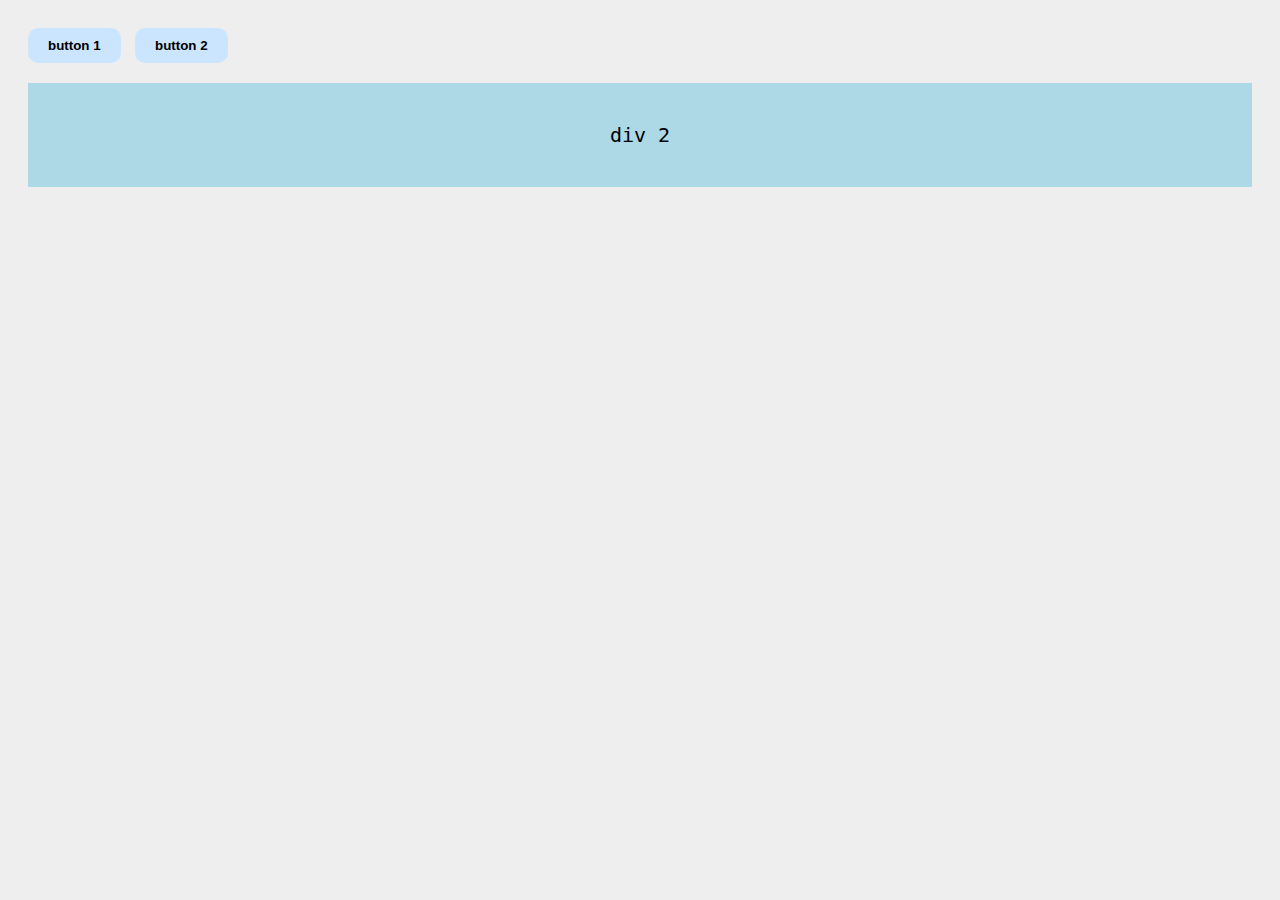
<file: Exercise_4_JS_Basics_Buttons/index.html>
<!DOCTYPE html>
<html lang="en">
<head>
  <meta charset="UTF-8">
  <title>Toggle Divs</title>
  <link rel="stylesheet" href="style.css">
</head>
<body>

  <button onclick="toggleDiv1()">button 1</button>
  <button id="button2">button 2</button>

  <div id="div1" class="box hidden">div 1</div>
  <div id="div2" class="box">div 2</div>

  <script src="script.js"></script>
</body>
</html>
</file>
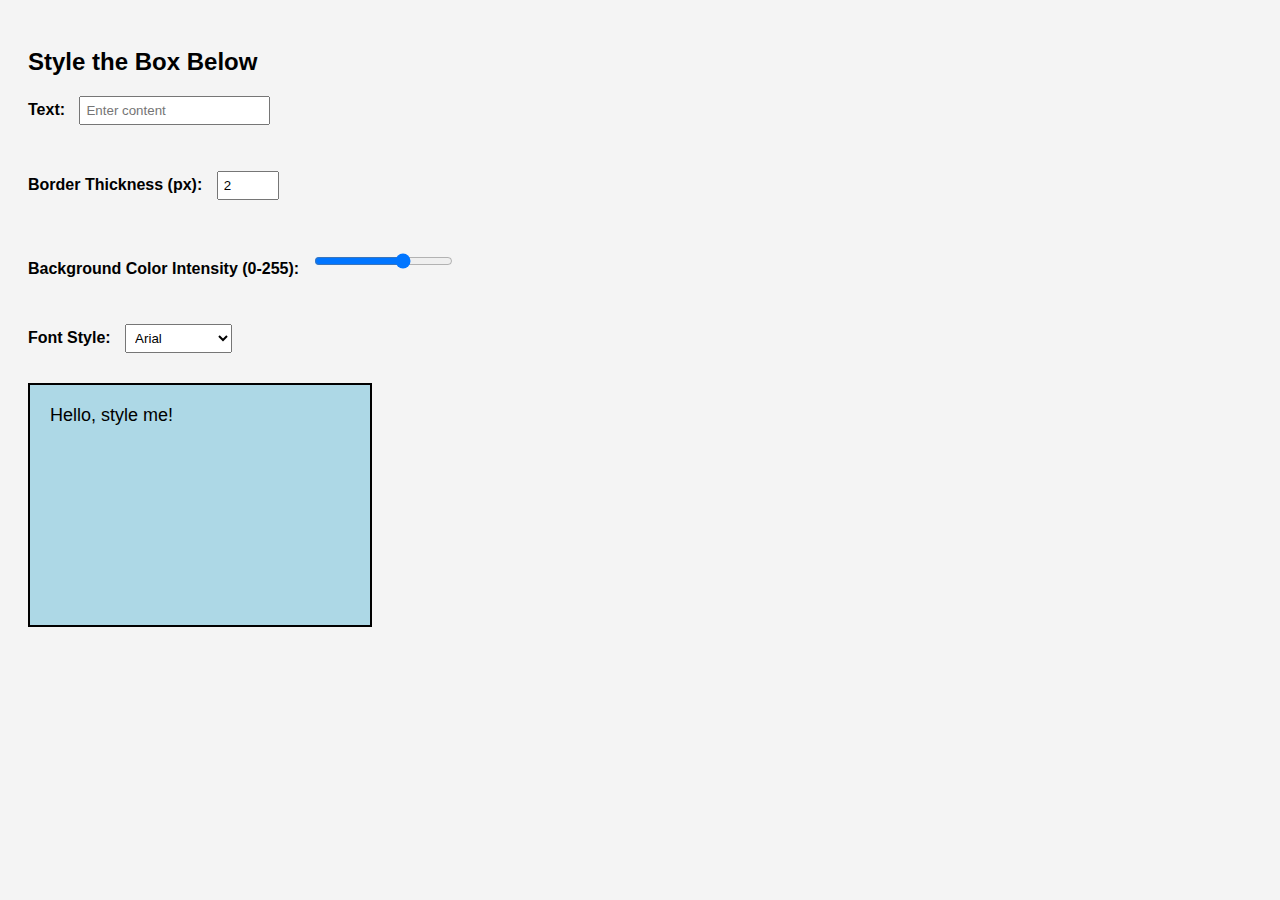
<file: Exercise_5_JS_Basics_Inputs/index.html>
<!DOCTYPE html>
<html lang="en">
<head>
  <meta charset="UTF-8">
  <title>Interactive Style Controls</title>
  <link rel="stylesheet" href="style.css">
</head>
<body>

  <h2>Style the Box Below</h2>

  <label>
    Text:
    <input type="text" id="textInput" placeholder="Enter content">
  </label><br><br>

  <label>
    Border Thickness (px):
    <input type="number" id="borderInput" min="0" max="20" value="2">
  </label><br><br>

  <label>
    Background Color Intensity (0-255):
    <input type="range" id="colorRange" min="0" max="255" value="173">
  </label><br><br>

  <label>
    Font Style:
    <select id="fontSelect">
      <option value="Arial">Arial</option>
      <option value="Courier New">Courier New</option>
      <option value="Georgia">Georgia</option>
      <option value="Verdana">Verdana</option>
    </select>
  </label>

  <div id="styleBox">
    Hello, style me!
  </div>

  <script src="script.js"></script>
</body>
</html>
</file>
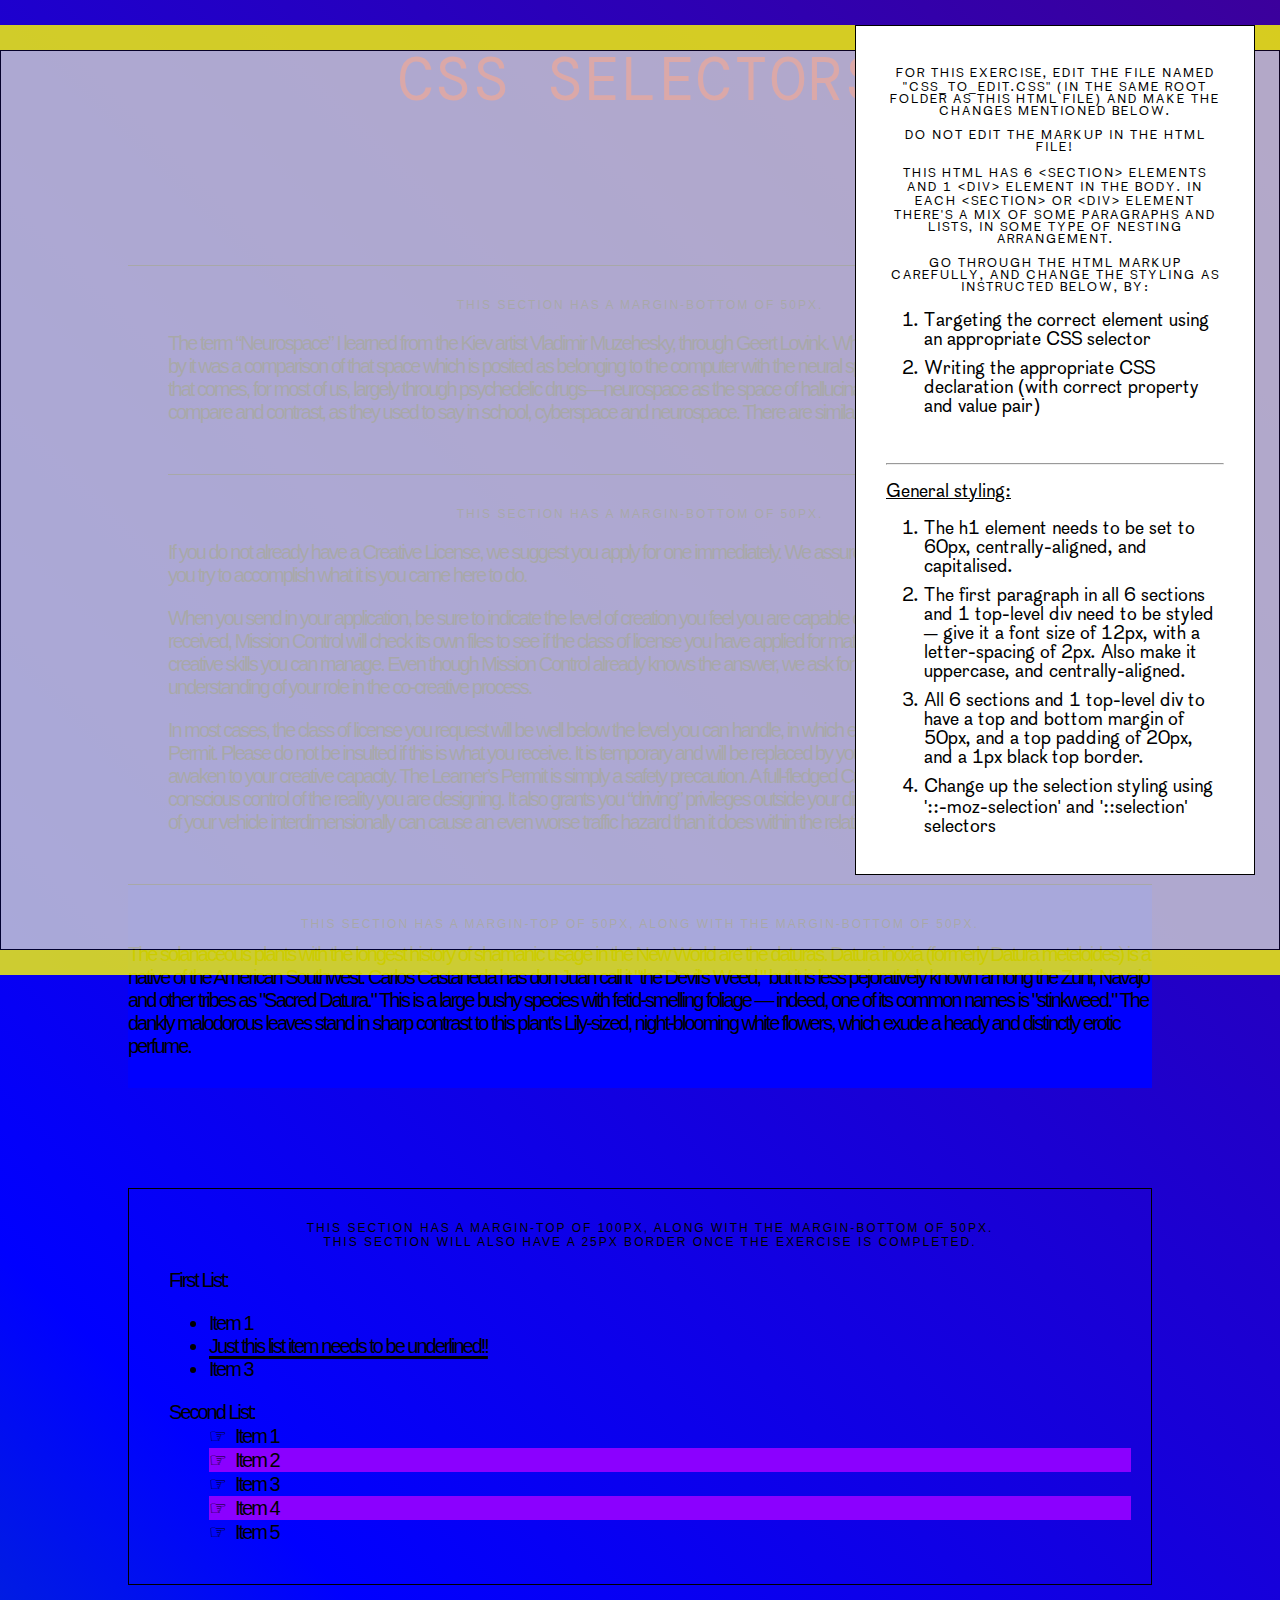
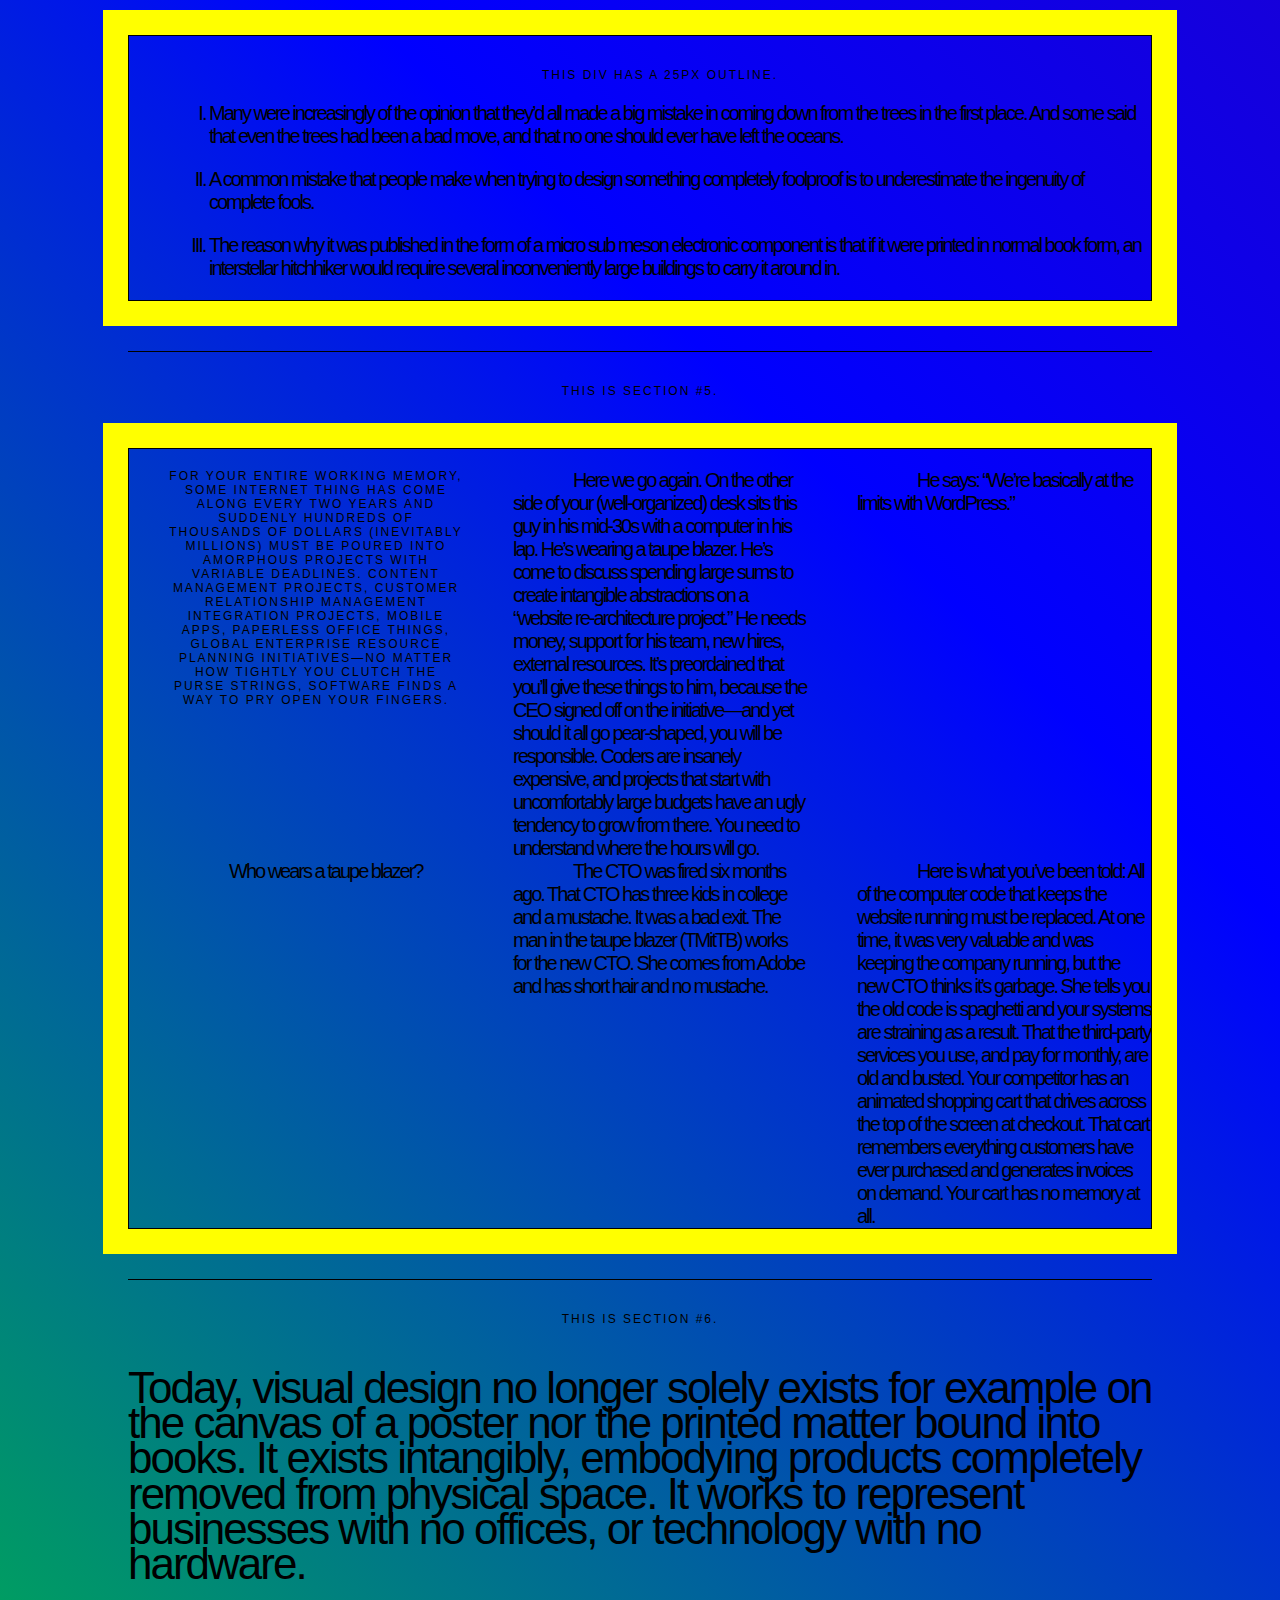
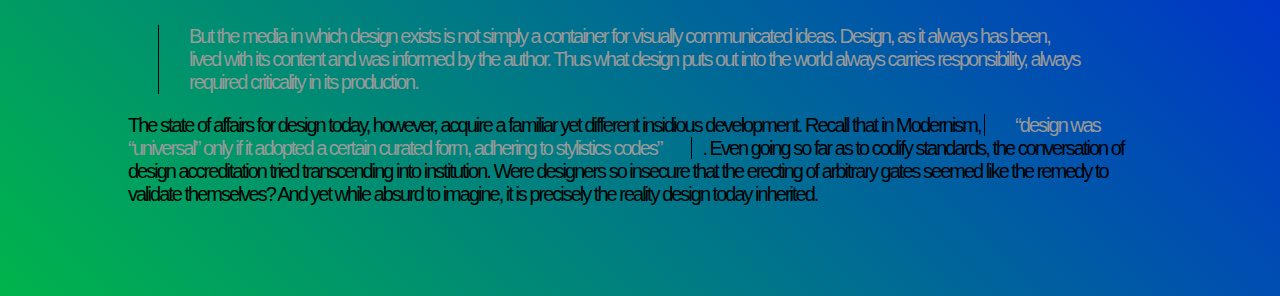
<file: Exercise_2_CSS_Selectors/D3.E1 CSS Selectors.html>
<!doctype html>
<html lang="en-GB">

<head>
    <meta charset="utf-8">
    
    <meta name="author" content="Expanded Metrics">
    <meta name="description" content="">
    <meta property="og:title" content=""/>
    <meta property="og:description" content=""/>
    
    <title>D3.E1&thinsp;·&thinsp;CSS Selectors</title>
    
    <meta name="keywords" content="">
    <meta name="viewport" content="width=device-width, initial-scale=1.0">
    <meta property="og:type" content="website"/>

    <link href="assets/defaults+font-face.css" rel="stylesheet" type="text/css">
    <link href="CSS_TO_EDIT.css" rel="stylesheet" type="text/css">

    <script src="assets/script.js" type="text/javascript" defer></script> 


</head>
    
<body onload="loadPopupState()">

    <h1>CSS selectors</h1>
    
    <br><br>
    <!-- ------------------------------------------------------------------------- -->
    
    
    <!-- first section --------------------------------- -->
    <section>
        <p>This section has a margin-bottom of 50px.</p>        
        <p>The term “Neurospace” I learned from the Kiev artist Vladimir Muzehesky, through Geert Lovink. What I immediately thought he meant by it was a comparison of that space which is posited as belonging to the computer with the neural space or the inner-body experience, that comes, for most of us, largely through psychedelic drugs—neurospace as the space of hallucinations, for example. I would like to compare and contrast, as they used to say in school, cyberspace and neurospace. There are similarities and differences.</p>
    </section>
    
    <!-- second section --------------------------------- -->
    <section>
        <p>This section has a margin-bottom of 50px.</p>        
        
        <p>If you do not already have a Creative License, we suggest you apply for one immediately. We assure you it will come in very handy as you try to accomplish what it is you came here to do.</p>
        
        <p>When you send in your application, be sure to indicate the level of creation you feel you are capable of handling. Once your application is received, Mission Control will check its own files to see if the class of license you have applied for matches our data concerning the creative skills you can manage. Even though Mission Control already knows the answer, we ask for your self appraisal just to check your understanding of your role in the co-creative process.</p>
        <p>In most cases, the class of license you request will be well below the level you can handle, in which event you will be issued a Learner’s Permit. Please do not be insulted if this is what you receive. It is temporary and will be replaced by your real license as soon as you fully awaken to your creative capacity. The Learner’s Permit is simply a safety precaution. A full-fledged Creative License requires total conscious control of the reality you are designing. It also grants you “driving” privileges outside your dimension. Unfortunately. losing control of your vehicle interdimensionally can cause an even worse traffic hazard than it does within the relatively safe confines of your planet.</p>
        
    </section>

    <!-- third section --------------------------------- -->
    <section>
        <p>This section has a margin-top of 50px, along with the margin-bottom of 50px.</p>        
        <span>The solanaceous plants with the longest history of shamanic
            usage in the New World are the daturas. Datura inoxia (formerly Datura
            meteloides) is a native of the American Southwest. Carlos Castaneda
            has don Juan call it "the Devil's Weed," but it is less pejoratively known
            among the Zuni, Navajo and other tribes as "Sacred Datura." This is a
            large bushy species with fetid-smelling foliage — indeed, one of its
            common names is "stinkweed." The dankly malodorous leaves stand in
            sharp contrast to this plant's Lily-sized, night-blooming white flowers,
            which exude a heady and distinctly erotic perfume.</span>
        
    </section>

    <!-- fourth section --------------------------------- -->
    <section>
        <p>This section has a margin-top of 100px, along with the margin-bottom of 50px.<br>This section will also have a 25px border once the exercise is completed.</p>        
        
        <p>First List: </p>
        <!-- list1 -->
        <ul>
            <li>Item 1</li>
            <li>Just this list item needs to be underlined!!</li>
            <li>Item 3</li>
        </ul>
        
        <p>Second List: </p>
        <!-- list2 -->
        <ul>
            <li>Item 1</li>
            <li>Item 2</li>
            <li>Item 3</li>
            <li>Item 4</li>
            <li>Item 5</li>
        </ul>
    </section>    

    <!-- the only top-level div --------------------------------- -->
    <div>
        <p>This div has a 25px outline.</p>        
        
        <ol>
            <li> Many were increasingly of the opinion that they’d all made a big mistake in coming down from the trees in the first place. And some said that even the trees had been a bad move, and that no one should ever have left the oceans.</li>
            <li>A common mistake that people make when trying to design something completely foolproof is to underestimate the ingenuity of complete fools.</li>
            <li>The reason why it was published in the form of a micro sub meson electronic component is that if it were printed in normal book form, an interstellar hitchhiker would require several inconveniently large buildings to carry it around in.</li>
        </ol>          
    </div>
    
    <!-- fifth section --------------------------------- -->
    <section>
        <p>This is section #5.</p>        
        <div>
            <p>For your entire working memory, some Internet thing has come along every two years and suddenly hundreds of thousands of dollars (inevitably millions) must be poured into amorphous projects with variable deadlines. Content management projects, customer relationship management integration projects, mobile apps, paperless office things, global enterprise resource planning initiatives—no matter how tightly you clutch the purse strings, software finds a way to pry open your fingers.</p>

            <p>Here we go again. On the other side of your (well-organized) desk sits this guy in his mid-30s with a computer in his lap. He’s wearing a taupe blazer. He’s come to discuss spending large sums to create intangible abstractions on a “website re-architecture project.” He needs money, support for his team, new hires, external resources. It’s preordained that you’ll give these things to him, because the CEO signed off on the initiative—and yet should it all go pear-shaped, you will be responsible. Coders are insanely expensive, and projects that start with uncomfortably large budgets have an ugly tendency to grow from there. You need to understand where the hours will go.</p>

            <p>He says: “We’re basically at the limits with WordPress.”</p>

            <p>Who wears a taupe blazer?</p>

            <p>The CTO was fired six months ago. That CTO has three kids in college and a mustache. It was a bad exit. The man in the taupe blazer (TMitTB) works for the new CTO. She comes from Adobe and has short hair and no mustache.</p>

            <p>Here is what you’ve been told: All of the computer code that keeps the website running must be replaced. At one time, it was very valuable and was keeping the company running, but the new CTO thinks it’s garbage. She tells you the old code is spaghetti and your systems are straining as a result. That the third-party services you use, and pay for monthly, are old and busted. Your competitor has an animated shopping cart that drives across the top of the screen at checkout. That cart remembers everything customers have ever purchased and generates invoices on demand. Your cart has no memory at all.</p>
        </div>

    </section>
        
    <!-- sixth section --------------------------------- -->
    <section>
        <p>This is section #6.</p>        
        
        <p>Today, visual design no longer solely exists for example on the canvas of a poster nor the printed matter bound into books. It exists intangibly, embodying products completely removed from physical space. It works to represent businesses with no offices, or technology with no hardware.</p>
        <blockquote>But the media in which design exists is not simply a container for visually communicated ideas. Design, as it always has been, lived with its content and was informed by the author. Thus what design puts out into the world always carries responsibility, always required criticality in its production.</blockquote>
        <p>The state of affairs for design today, however, acquire a familiar yet different insidious development. Recall that in Modernism, <q>design was “universal” only if it adopted a certain curated form, adhering to stylistics codes</q>. Even going so far as to codify standards, the conversation of design accreditation tried transcending into institution. Were designers so insecure that the erecting of arbitrary gates seemed like the remedy to validate themselves? And yet while absurd to imagine, it is precisely the reality design today inherited.</p>
        
    </section>

    <!-- ------------------------------------------------------------------------- -->

    <!-- POPUP -->
        <button id="openPopup" onclick="showPopup()">?</button>
        <div id="popupCover" onclick="hidePopup()"></div>

        <aside id="popup">

            <p>For this exercise, edit the file named "CSS_TO_EDIT.css" (in the same root folder as this HTML file) and make the changes mentioned below. 
            <br><br>
            Do not edit the markup in the HTML file!
            <br><br>
            
            This HTML has 6 &lt;section&gt; elements and 1 &lt;div&gt; element in the body. In each &lt;section&gt; or &lt;div&gt; element there's a mix of some paragraphs and lists, in some type of nesting arrangement. 
            <br> <br>
            Go through the HTML markup carefully, and change the styling as instructed below, by:
            <ol>
                <li>Targeting the correct element using an appropriate CSS selector</li>

                <li>Writing the appropriate CSS declaration (with correct property and value pair)</li>
            </ol>
            <br>
            
            
            <hr>
            
            <p><u>General styling:</u>
            <ol>
                <li>The h1 element needs to be set to 60px, centrally-aligned, and capitalised.</li>                
                <li>The first paragraph in all 6 sections and 1 top-level div need to be styled &mdash; give it a font size of 12px, with a letter-spacing of 2px. Also make it uppercase, and centrally-aligned.
                </li>            
                <li>All 6 sections and 1 top-level div to have a top and bottom margin of 50px, and a top padding of 20px, and a 1px black top border.</li>
                <li>Change up the selection styling using '::-moz-selection' and  '::selection' selectors</li>
            </ol>
            </p>
            <br>
    
    
            <hr>
    
            <p><u>Section 1:</u>
            <ol>
                <li>This section needs a left and right padding of 40px.</li>            
                <li>On hovering over this section, switch its background colour.</li>
            </ol>
            </p>
            <br>

            <hr>
    
            <p><u>Section 2:</u><br>
            <ol>
                <li>This section needs a left and right margin of 40px.</li>            
                <li>On hovering over this section, switch its background colour.</li>
            </ol>            
            </p>
            <br>

            <hr>

            <p><u>Section 3:</u><br>
                <ol>
                    <li>Give this section a light background colour, a top margin of 50px, and a bottom padding of 30px.</li>
                </ol>
            </p>
            <br>

            <hr>

            <p><u>Section 4:</u><br>
                <ol>
                    <li>This section needs a top margin of 100px, and a solid 1px black border. Give it an overall padding of 20px, and a padding-left of 40px.</li>
                    <li>In the first list, the second list item needs an underline with a thickness of 3px, and an offset of 3px.</li>
                    <li>On hovering over the first list, the text decoration (underline) needs to change into a line-through.</li>
                    <li>In the second list, remove the default list styling, and give it a negative margin of 20px.</li>
                    <li>In the second list, before each list item, add a pointer hand symbol ☞ (CSS Code: \261E) with a margin-right of 10px.</li>
                    <li>Every second list item in this section needs a light background colour. Use the pseudoclass ':nth-child(even)' to target this.</li>
                </ol>
            </p>
            <br>

            <hr>       

            <p><u>Div 1:</u><br>
                <ol>
                    <li>This &lt;div&gt; needs a solid black border of 1px, and also a solid yellow outline of 25px. Giv it a left padding of 40px.</li>              
                    <li>You may notice that the &lt;div&gt; nested in the next section also picks up this styling. Find a way to fix this so that you're only selecting the top-level &lt;div&gt;.</li>
                    <li>Go back to the previous section (Section 4), and set its border similar to the outline of this div (solid yellow border of 25px.)</li>
                    <li>The ordered list needs to have roman numerals instead of regular numbers.</li>
                    <li>Give each list item a bottom margin of 20px.</li>
                </ol>

            </p>
            <br>

            <hr>  

            <p><u>Section 5:</u><br>
                <ol>
                    <li>The first paragraph in the section needs a bottom margin of 40px.</li>
                    <li>The first paragraph in this section's &lt;div&gt; element may have picked up the first-paragraph styling (small size, uppercase, central alignment) from the earlier declaration in the 'General' section. Find a way to fix it so that this paragraph looks the same as the others in this section.</li>
                    <li>The &lt;div&gt; needs to be formatted into 3 columns, with a column gap of 50px.</li>
                    <li>For the paragraphs within the &lt;div&gt;, set its margin to zero.</li>
                    <li>Every paragraph within the &lt;div&gt;, element, except the first also needs am indent of 60px.</li>
                </ol>

            </p>
            <br>

            <hr>           

            <p><u>Section 6:</u><br>
                <ol>
                    <li>The first line of the second paragraph needs to be set to a font-size of 44px, and a line-height of 0.8.</li>
                    <li>The blockquote and inline quote element &lt;q&gt; should both be set to a lighter colour, have a left and right-padding of 30px, and a solid left border of 1px.</li>
                    <li>The blockquote needs a left margin of 30px.</li>
                    <li>The inline quote element should have a solid right border as well, and a right margin of 10px.</li>
                </ol>

            </p>            

        </aside>    


</body>
</file>
<file: styles.css>
* {
    margin: 0;
    padding: 0;
    box-sizing: border-box;
    font-family: 'Inter', sans-serif;
}

body {
    background: linear-gradient(135deg, #1a1a2e, #16213e);
    color: #e5e7eb;
    min-height: 100vh;
    overflow-x: hidden;
    position: relative;
}

.background-canvas {
    position: fixed;
    top: 0;
    left: 0;
    width: 100%;
    height: 100%;
    z-index: -1;
}

.container {
    max-width: 1400px;
    margin: 0 auto;
    padding: 40px 20px;
}

.header {
    text-align: center;
    margin-bottom: 60px;
    animation: fadeInDown 1s ease-out;
}

.header-title {
    font-size: 3.5rem;
    font-weight: 700;
    color: #fff;
    letter-spacing: -1px;
    text-shadow: 0 4px 10px rgba(0, 0, 0, 0.3);
}

.header-subtitle {
    font-size: 1.25rem;
    font-weight: 300;
    color: #d1d5db;
    margin-top: 10px;
}

.project-grid {
    display: grid;
    grid-template-columns: repeat(auto-fit, minmax(320px, 1fr));
    gap: 30px;
}

.project-card {
    background: rgba(255, 255, 255, 0.05);
    border-radius: 16px;
    padding: 30px;
    backdrop-filter: blur(10px);
    border: 1px solid rgba(255, 255, 255, 0.1);
    transition: transform 0.3s ease, box-shadow 0.3s ease;
    position: relative;
    overflow: hidden;
    cursor: pointer;
}

.project-card::before {
    content: '';
    position: absolute;
    top: -50%;
    left: -50%;
    width: 200%;
    height: 200%;
    background: radial-gradient(circle, var(--card-color, #fff) 10%, transparent 50%);
    opacity: 0.2;
    transition: opacity 0.3s ease;
    z-index: 0;
}

.project-card:hover {
    transform: translateY(-10px);
    box-shadow: 0 15px 30px rgba(0, 0, 0, 0.4);
}

.project-card:hover::before {
    opacity: 0.4;
}

.card-content {
    position: relative;
    z-index: 1;
    text-align: center;
}

.card-content h2 {
    font-size: 1.75rem;
    font-weight: 600;
    color: #fff;
    margin-bottom: 12px;
}

.card-content p {
    font-size: 1rem;
    font-weight: 300;
    color: #d1d5db;
    margin-bottom: 20px;
}

.card-button {
    display: inline-block;
    padding: 12px 24px;
    background: var(--card-color, #fff);
    color: #fff;
    text-decoration: none;
    font-weight: 600;
    font-size: 1rem;
    border-radius: 8px;
    transition: transform 0.2s ease, background 0.2s ease;
}

.card-button:hover {
    transform: scale(1.05);
    background: color-mix(in srgb, var(--card-color, #fff), #fff 20%);
}

@keyframes fadeInDown {
    from {
        opacity: 0;
        transform: translateY(-20px);
    }
    to {
        opacity: 1;
        transform: translateY(0);
    }
}

@media (max-width: 768px) {
    .header-title {
        font-size: 2.5rem;
    }
    .header-subtitle {
        font-size: 1rem;
    }
    .project-grid {
        grid-template-columns: 1fr;
    }
    .project-card {
        padding: 20px;
    }
}
</file>
<file: Assignment_2_1_Concept_and_Storyboard/style.css>
@import url('https://fonts.googleapis.com/css2?family=Inter:wght@400;500;600;700&display=swap');

:root {
  --primary: #3b82f6;
  --primary-hover: #2563eb;
  --danger: #ef4444;
  --danger-hover: #dc2626;
  --success: #22c55e;
  --success-hover: #16a34a;
}

* {
  margin: 0;
  padding: 0;
  box-sizing: border-box;
}

body {
  font-family: 'Inter', sans-serif;
  background-image: url('https://images.unsplash.com/photo-1557683316-973673baf926?q=80&w=2900&auto=format&fit=crop');
  background-size: cover;
  background-position: center;
  background-attachment: fixed;
  color: white;
  min-height: 100vh;
  overflow-x: hidden;
}

.scene {
  min-height: 100vh;
  display: flex;
  align-items: center;
  justify-content: center;
  padding: 2rem;
}

.content {
  max-width: 1200px;
  width: 100%;
  margin: 0 auto;
  text-align: center;
}

.hidden {
  display: none !important;
}

.title {
  font-size: 3.5rem;
  font-weight: 700;
  margin-bottom: 1rem;
  display: flex;
  align-items: center;
  justify-content: center;
  gap: 1rem;
}

.cursor {
  width: 0.75rem;
  height: 1.5rem;
  background-color: #22c55e;
  display: inline-block;
  animation: blink 0.8s infinite;
}

@keyframes blink {
  50% { opacity: 0; }
}

.subtitle {
  color: #94a3b8;
  font-size: 1.125rem;
}

.start-button {
  background-color: var(--primary);
  color: white;
  border: none;
  padding: 0.75rem 1.5rem;
  border-radius: 0.5rem;
  font-size: 1rem;
  cursor: pointer;
  margin-top: 2rem;
  transition: background-color 0.2s;
}

.start-button:hover {
  background-color: var(--primary-hover);
}

.section-title {
  font-size: 2rem;
  font-weight: 700;
  margin-bottom: 2rem;
}

.footprint-grid {
  display: grid;
  grid-template-columns: repeat(auto-fit, minmax(280px, 1fr));
  gap: 1rem;
  margin-bottom: 2rem;
}

.footprint-card {
  background-color: rgba(0, 0, 0, 0.2);
  backdrop-filter: blur(8px);
  padding: 1.5rem;
  border-radius: 0.75rem;
  text-align: left;
  transition: all 0.3s;
  opacity: 0;
  transform: translateY(20px);
}

.footprint-card.visible {
  opacity: 1;
  transform: translateY(0);
}

.footprint-card:hover {
  background-color: rgba(0, 0, 0, 0.3);
  transform: scale(1.05);
}

.footprint-type {
  color: #22c55e;
  font-size: 0.875rem;
}

.footprint-action {
  font-size: 1.25rem;
  font-weight: 700;
  margin: 0.5rem 0;
}

.footprint-details {
  color: #94a3b8;
}

.button-container {
  display: flex;
  justify-content: center;
  gap: 1rem;
  margin-top: 2rem;
}

.continue-button, .back-button {
  padding: 0.75rem 1.5rem;
  border-radius: 0.5rem;
  font-size: 1rem;
  cursor: pointer;
  transition: background-color 0.2s;
  border: none;
}

.continue-button {
  background-color: var(--success);
  color: white;
}

.continue-button:hover {
  background-color: var(--success-hover);
}

.back-button {
  background-color: var(--danger);
  color: white;
}

.back-button:hover {
  background-color: var(--danger-hover);
}

.section-header {
  display: flex;
  align-items: center;
  justify-content: center;
  gap: 0.75rem;
  margin-bottom: 2rem;
}

.section-header svg {
  color: #22c55e;
}

.surveillance-grid {
  display: grid;
  grid-template-columns: repeat(auto-fit, minmax(320px, 1fr));
  gap: 2rem;
  margin-bottom: 2rem;
}

.subject-card {
  background-color: rgba(0, 0, 0, 0.3);
  backdrop-filter: blur(12px);
  padding: 1.5rem;
  border-radius: 0.75rem;
  border: 1px solid rgba(34, 197, 94, 0.3);
  opacity: 0;
  transition: opacity 0.5s ease, transform 0.5s ease;
}

.subject-card.visible {
  opacity: 1;
  transform: translateY(0);
}

.subject-header {
  display: flex;
  align-items: center;
  justify-content: space-between;
  margin-bottom: 1rem;
}

.subject-id {
  color: #22c55e;
  font-family: monospace;
  font-size: 1.25rem;
}

.risk-level {
  padding: 0.25rem 0.75rem;
  border-radius: 9999px;
  font-size: 0.875rem;
}

.risk-level.high {
  background-color: rgba(239, 68, 68, 0.2);
  color: #fca5a5;
}

.risk-level.low {
  background-color: rgba(34, 197, 94, 0.2);
  color: #86efac;
}

.subject-section {
  margin-top: 1rem;
}

.subject-section h4 {
  color: white;
  font-weight: 600;
  margin-bottom: 0.5rem;
  display: flex;
  align-items: center;
  gap: 0.5rem;
}

.subject-section svg {
  color: #22c55e;
}

.subject-list {
  list-style-type: disc;
  list-style-position: inside;
  color: #94a3b8;
}

.subject-list li {
  margin-bottom: 0.25rem;
}

.message-box {
  background-color: rgba(239, 68, 68, 0.2);
  backdrop-filter: blur(8px);
  padding: 2rem;
  border-radius: 0.75rem;
  border: 1px solid rgba(239, 68, 68, 0.3);
  max-width: 32rem;
  margin: 0 auto;
  transform: scale(0);
  transition: transform 0.5s cubic-bezier(0.34, 1.56, 0.64, 1);
}

.message-box.visible {
  transform: scale(1);
}

.message-box h2 {
  font-size: 2rem;
  font-weight: 700;
  margin-bottom: 1rem;
}

.message-box p {
  color: #94a3b8;
  margin-bottom: 2rem;
}

.action-button {
  background-color: var(--danger);
  color: white;
  border: none;
  padding: 0.75rem 1.5rem;
  border-radius: 0.5rem;
  font-size: 1rem;
  cursor: pointer;
  transition: background-color 0.2s;
}

.action-button:hover {
  background-color: var(--danger-hover);
}

.choice-grid {
  display: grid;
  grid-template-columns: repeat(auto-fit, minmax(250px, 1fr));
  gap: 1.5rem;
  margin-top: 2rem;
}

.choice-card {
  background-color: rgba(0, 0, 0, 0.2);
  backdrop-filter: blur(8px);
  padding: 1.5rem;
  border-radius: 0.75rem;
  border: 1px solid rgba(59, 130, 246, 0.3);
  text-align: center;
  transition: all 0.3s;
  cursor: pointer;
}

.choice-card:hover {
  transform: translateY(-10px);
  background-color: rgba(0, 0, 0, 0.3);
}

.choice-card svg {
  color: var(--primary);
  margin-bottom: 1rem;
}

.choice-card h3 {
  font-size: 1.25rem;
  font-weight: 700;
  margin-bottom: 0.5rem;
}

.choice-card p {
  color: #94a3b8;
  font-size: 0.875rem;
}

#offline-response .back-button {
  margin-top: 2rem; /* Adds space above the Escape button, moving it further down */
}

#offline-response p{
  padding-top: 10px;
  color:#94a3b8
}

#delete-response .back-button {
  margin-top: 2rem;
}

#delete-response p{
  padding-top: 10px;
  color: #94a3b8;
}

.response-message {
  background-color: rgba(0, 0, 0, 0.2);
  border-radius: 12px;
  padding: 2rem;
  max-width: 600px;
  width: 100%;
  margin: 2rem auto;
  display: flex;
  flex-direction: column;
  align-items: center;
  justify-content: center;
  text-align: center;
  box-shadow: 0 10px 25px rgba(0, 0, 0, 0.2);
  display: none;
}

.response-message.visible {
  display: flex;
  animation: fadeIn 0.5s ease;
}

.response-message h2,
.response-message h3 {
  color: white;
  font-size: 2rem;
  margin-bottom: 1rem;
  font-weight: 600;
}

.response-message p {
  color: #b0bec5;
  font-size: 1rem;
  margin-bottom: 1.5rem;
  line-height: 1.5;
}

.response-message .button-container {
  display: flex;
  justify-content: center;
  gap: 1rem;
  width: 100%;
}

.response-message .back-button,
.response-message .action-button {
  padding: 0.75rem 1.5rem;
  border-radius: 8px;
  font-size: 1rem;
  cursor: pointer;
  transition: background-color 0.3s ease;
  border: none;
  text-transform: uppercase;
  font-weight: 600;
}

.response-message .back-button {
  background-color: #ef4444;
  color: white;
}

.response-message .back-button:hover {
  background-color: #dc2626;
}

.response-message .action-button {
  background-color: #22c55e;
  color: white;
}

.response-message .action-button:hover {
  background-color: #22c55e;
}

@keyframes fadeIn {
  from { opacity: 0; transform: scale(0.9); }
  to { opacity: 1; transform: scale(1); }
}

@keyframes fadeIn {
  from { opacity: 0; }
  to { opacity: 1; }
}
</file>
<file: Assignment_3/styles.css>
* {
    margin: 0;
    padding: 0;
    box-sizing: border-box;
    font-family: 'Inter', sans-serif;
}

body {
    background: linear-gradient(135deg, #1a1a2e, #16213e);
    color: #e5e7eb;
    min-height: 100vh;
    overflow-x: hidden;
    position: relative;
}

.background-canvas {
    position: fixed;
    top: 0;
    left: 0;
    width: 100%;
    height: 100%;
    z-index: -1;
}

.container {
    max-width: 1400px;
    margin: 0 auto;
    padding: 40px 20px;
}

.header {
    text-align: center;
    margin-bottom: 60px;
    animation: fadeInDown 1s ease-out;
}

.header-title {
    font-size: 3.5rem;
    font-weight: 700;
    color: #fff;
    letter-spacing: -1px;
    text-shadow: 0 4px 10px rgba(0, 0, 0, 0.3);
}

.header-subtitle {
    font-size: 1.25rem;
    font-weight: 300;
    color: #d1d5db;
    margin-top: 10px;
}

.project-grid {
    display: grid;
    grid-template-columns: repeat(auto-fit, minmax(320px, 1fr));
    gap: 30px;
}

.project-card {
    background: rgba(255, 255, 255, 0.05);
    border-radius: 16px;
    padding: 30px;
    backdrop-filter: blur(10px);
    border: 1px solid rgba(255, 255, 255, 0.1);
    transition: transform 0.3s ease, box-shadow 0.3s ease;
    position: relative;
    overflow: hidden;
    cursor: pointer;
}

.project-card::before {
    content: '';
    position: absolute;
    top: -50%;
    left: -50%;
    width: 200%;
    height: 200%;
    background: radial-gradient(circle, var(--card-color, #fff) 10%, transparent 50%);
    opacity: 0.2;
    transition: opacity 0.3s ease;
    z-index: 0;
}

.project-card:hover {
    transform: translateY(-10px);
    box-shadow: 0 15px 30px rgba(0, 0, 0, 0.4);
}

.project-card:hover::before {
    opacity: 0.4;
}

.card-content {
    position: relative;
    z-index: 1;
    text-align: center;
}

.card-content h2 {
    font-size: 1.75rem;
    font-weight: 600;
    color: #fff;
    margin-bottom: 12px;
}

.card-content p {
    font-size: 1rem;
    font-weight: 300;
    color: #d1d5db;
    margin-bottom: 20px;
}

.card-button {
    display: inline-block;
    padding: 12px 24px;
    background: var(--card-color, #fff);
    color: #fff;
    text-decoration: none;
    font-weight: 600;
    font-size: 1rem;
    border-radius: 8px;
    transition: transform 0.2s ease, background 0.2s ease;
}

.card-button:hover {
    transform: scale(1.05);
    background: color-mix(in srgb, var(--card-color, #fff), #fff 20%);
}

@keyframes fadeInDown {
    from {
        opacity: 0;
        transform: translateY(-20px);
    }
    to {
        opacity: 1;
        transform: translateY(0);
    }
}

@media (max-width: 768px) {
    .header-title {
        font-size: 2.5rem;
    }
    .header-subtitle {
        font-size: 1rem;
    }
    .project-grid {
        grid-template-columns: 1fr;
    }
    .project-card {
        padding: 20px;
    }
}
</file>
<file: Exercise_1_CSS_Positions/assets/defaults+font-face.css>
/* FONTS */
/* ----------------------------------------------------- */

@font-face  {
    font-family: 'Cotham Sans';
    src: url('CothamSans.eot');
    src: url('CothamSans.eot?#iefix') format('embedded-opentype'),
         url('CothamSans.woff2') format('woff2'),
         url('CothamSans.woff') format('woff'),
         url('CothamSans.ttf') format('truetype');
    font-style: normal;
    font-weight: normal;
}

@font-face {
    font-family: 'Director';
    src:    url('Director-Regular.eot');
    src:    url('Director-Regular.eot?#iefix') format('embedded-opentype'),
            url('Director-Regular.woff') format('woff'),
            url('Director-Regular.woff2') format('woff2'),
            url('Director-Regular.ttf') format('truetype'),
            url('Director-Regular.svg#svgFontName') format('svg');
    font-weight: normal;
    font-style: normal;
}

@font-face {
    font-family: 'DM Mono';
    src:    url('DMMono-Regular.eot');
    src:    url('DMMono-Regular.eot?#iefix') format('embedded-opentype'),
            url('DMMono-Regular.woff') format('woff'),
            url('DMMono-Regular.woff2') format('woff2'),
            url('DMMono-Regular.ttf') format('truetype'),
            url('DMMono-Regular.svg#svgFontName') format('svg');
    font-weight: normal;
    font-style: normal;
}


/* CSS RESETS */
/* ----------------------------------------------------- */

*   {
    -webkit-box-sizing: border-box;
    -moz-box-sizing: border-box;
    box-sizing: border-box;
}

html    {
    margin: 0;
    padding: 0;
    width: 100%;
}

body    {
    margin: 0;
    padding: 0;
    width: 100%;
}

img {
    display: block; 
    margin: 0 auto;
    max-width: 100%;
}

h1,h2,h3,h4 {
  margin: 0;
  padding: 0;
  font-weight: normal;
}


/* FONTS ONLY */
/* ----------------------------------------------------- */

html {
    font-family: 'Director', monospace;
    letter-spacing: -0.1rem;
    font-size: 20px;
}

h1 {
    font-family: 'DM Mono', sans-serif;
    letter-spacing: 0.02em;
    text-align: center;
}

h2 {
    font-family: 'Director', monospace;
    text-align: center;
    font-size: 16px;
    letter-spacing: 2px;
    text-transform: uppercase;
}

body > aside {
    font-size: 0.8em;
}
body > aside > h2 {
    text-align: left;
}


/* POPUP STYLING */
/* ----------------------------------------------------- */

#openPopup {
  position: fixed;
  top: 25px;
  right: 25px;
  width: 30px;
  height: 30px;
  outline: 0;
  border: 0;
  border-radius: 50%;
  background-color: salmon;
  cursor: pointer;
}

#popupCover {
  display: block;
  position: fixed;
  top: 0;
  left: 0;
  height: 100vh;
  width: 100vw;
  opacity: 80%;
  background-color: lightgray;
  z-index: 10;
}

#popup {
  font-family: 'Cotham Sans', sans-serif;
  font-size: 0.9rem;
  width: 400px;
  min-width: 250px;
  max-width: 100vw;;
  position: fixed;
  height: calc(100vh - 50px);
  overflow-y: auto;
  top: 25px;
  right: 25px;
  border: 1px solid black;
  padding: 30px;
  background-color: white;
  z-index: 20;
  letter-spacing: 0;
}

#popup > ol {
  margin-left: 1rem;
  padding-left: 1em;
}
#popup > ol li {
  margin-bottom: 10px;
}

#popup > ul {
  margin-left: 0;
  padding-left: 1em;
}


::selection {
    background-color: black;
    color: white;
}
::-moz-selection {
    background-color: black;
    color: white;
}
</file>
<file: Exercise_1_CSS_Positions/style.css>
/* BODY AND SECTIONS */
/* ----------------------------------------------------- */
/* All body and section styling available here (except for the fonts, which are declared in the defaults+fonts.css). Some properties have already been declared */

body {
    padding: 40px 10%;
    background-color: rgb(235, 235, 235) ;  
}

section {
    padding: 20px;
    margin-bottom: 20px;
    background-color: white;
}

section > h2 {
    text-align: center;
    line-height: 1;
    border-bottom: 1px solid black;
    padding-bottom: 8px;
}

section > em {
    display: block;
    margin: 8px 0;
    text-align: center;
    font-size: 12px;
    letter-spacing: 2px;
    text-transform: uppercase;
    margin-bottom: 25px;
}

section > div {
    margin: 10px;
}

#s1 > div {background-color: #FFFF00;}
#s2 > div {background-color: #CDEAC0;}
#s3 > div {background-color: #FFFAE3;}
#s4 > div {background-color: #FF5964;}
#s5 > div {background-color: #B8F3FF;}
#s6 > div {background-color: #B298DC;}
#s7 > div {background-color: #BDC696;}



/* SECTION 1 */
/* ----------------------------------------------------- */


#s1 span {
    background-color: yellow;
    mix-blend-mode: difference;
    margin-bottom: 2px;
    height: 30px;
  }
  
  #s1 div:nth-child(1) span {
    display: inline;
  }
  
  #s1 div:nth-child(2) span {
    display: inline-block;
  }
  
  #s1 div:nth-child(3) span {
    display: block;
  }
  
  #s1 div:nth-child(4) span {
    display: block;
    height: auto;
    text-align: center;
  }
  


/* SECTION 2 */
/* ----------------------------------------------------- */

#s2 > div > span {
    background-color: #CDEAC0;
    mix-blend-mode: difference;  
}
#s2 div {
    display: inline-block;
  }
  
  #s2 div:nth-child(2) {
    width: 600px;
  }
  
  #s2 div:nth-child(3) {
    width: 600px;
    display: block;
    margin: auto;
  }
  
  #s2 div:nth-child(4) {
    width: 100%;
  }
  
  #s2 div:nth-child(5) {
    width: 100vw;
  }
  
  #s2 div:nth-child(6),
  #s2 div:nth-child(7),
  #s2 div:nth-child(8),
  #s2 div:nth-child(9) {
    width: 47%;
  }
  
  #s2 div span {
    display: block;
    background-color: #000; /* Assuming black background, you can change it */
    mix-blend-mode: difference;
  }
  
  #s2 div:nth-child(6) span {
    width: 50%;
  }
  
  #s2 div:nth-child(7) span,
  #s2 div:nth-child(8) span,
  #s2 div:nth-child(9) span {
    width: 50vw;
  }
  
  #s2 div:nth-child(8) {
    overflow: hidden;
  }
  
  #s2 div:nth-child(9) {
    overflow: auto;
  }
  
  /* Body Overflow Fix */
  body {
    overflow-x: hidden;
  }


/* SECTION 3 */
/* ----------------------------------------------------- */

#s3 {
font-size: 24px;
}
#s3 {
    font-size: 24px;
  }
  
  #s3 div:nth-child(2) {
    font-size: 15px;
  }
  
  #s3 div:nth-child(3) {
    font-size: 1.5vw;
  }
  
  #s3 div:nth-child(4) {
    font-size: 1em;
  }
  
  #s3 div:nth-child(5) {
    font-size: 1rem;
  }

/* SECTION 4 */
/* ----------------------------------------------------- */
#s4 div {
    width: 50%;
    margin: auto;
  }
  
  #s4 div:nth-child(2) {
    margin-right: 0;
  }
  
  #s4 h3 {
    position: sticky;
    top: 1rem;
  }
  
  #s4 div:nth-child(2) h3 {
    top: 0;
    background-color: #ccc; /* You can pick a suitable color */
  }


/* SECTION 5 */
/* ----------------------------------------------------- */
#s5 div {
    width: 22%;
    position: static;
  }
  
  #s5 div:nth-child(2) {
    position: relative;
    right: 20px;
    bottom: 20px;
    mix-blend-mode: multiply;
  }
  
  #s5 div:nth-child(3) {
    position: absolute;
    right: 20px;
    top: 10px;
  }


/* SECTION 6 */
/* ----------------------------------------------------- */

#s6 > div:nth-of-type(3) {
  mix-blend-mode: difference;
}
#s6 {
    position: relative;
  }
  
  #s6 div {
    width: 50%;
  }
  
  #s6 div:nth-child(2) {
    position: absolute;
    right: 0;
    bottom: 10px;
    width: 20%;
  }
  
  #s6 div:nth-child(3) {
    position: absolute;
    left: -40px;
    mix-blend-mode: difference;
  }

/* SECTION 7 */
/* ----------------------------------------------------- */
#s7 div:nth-child(2) {
    position: fixed;
    top: 0;
    left: 0;
    margin: 0;
  }
</file>
<file: Exercise_4_JS_Basics_Buttons/style.css>
body {
    background-color: #eeeeee;
    font-family: Arial, sans-serif;
    padding: 20px;
  }
  
  button {
    padding: 10px 20px;
    margin-right: 10px;
    background-color: #cce5ff;
    border: none;
    border-radius: 10px;
    font-weight: bold;
    cursor: pointer;
  }
  
  .box {
    background-color: #add8e6;
    padding: 40px;
    margin-top: 20px;
    text-align: center;
    font-family: monospace;
    font-size: 20px;
  }
  
  #div1 {
    width: 300px;
    height: 200px;
    float: right;
  }
  
  #div2 {
    clear: both;
  }
  
  .hidden {
    display: none;
  }
</file>
<file: Exercise_5_JS_Basics_Inputs/style.css>
body {
    font-family: Arial, sans-serif;
    background-color: #f4f4f4;
    padding: 20px;
  }
  
  label {
    display: block;
    margin-bottom: 10px;
    font-weight: bold;
  }
  
  input, select {
    padding: 5px;
    margin-left: 10px;
  }
  
  #styleBox {
    width: 300px;
    height: 200px;
    margin-top: 30px;
    padding: 20px;
    background-color: rgb(173, 216, 230);
    border: 2px solid black;
    font-size: 18px;
    transition: all 0.3s ease;
  }
</file>
<file: Exercise_2_CSS_Selectors/assets/defaults+font-face.css>
/* FONTS */
/* ----------------------------------------------------- */

@font-face  {
    font-family: 'Cotham Sans';
    src: url('CothamSans.eot');
    src: url('CothamSans.eot?#iefix') format('embedded-opentype'),
         url('CothamSans.woff2') format('woff2'),
         url('CothamSans.woff') format('woff'),
         url('CothamSans.ttf') format('truetype');
    font-style: normal;
    font-weight: normal;
}

@font-face {
    font-family: 'Director';
    src:    url('Director-Regular.eot');
    src:    url('Director-Regular.eot?#iefix') format('embedded-opentype'),
            url('Director-Regular.woff') format('woff'),
            url('Director-Regular.woff2') format('woff2'),
            url('Director-Regular.ttf') format('truetype'),
            url('Director-Regular.svg#svgFontName') format('svg');
    font-weight: normal;
    font-style: normal;
}

@font-face {
    font-family: 'DM Mono';
    src:    url('DMMono-Regular.eot');
    src:    url('DMMono-Regular.eot?#iefix') format('embedded-opentype'),
            url('DMMono-Regular.woff') format('woff'),
            url('DMMono-Regular.woff2') format('woff2'),
            url('DMMono-Regular.ttf') format('truetype'),
            url('DMMono-Regular.svg#svgFontName') format('svg');
    font-weight: normal;
    font-style: normal;
}


/* CSS RESETS */
/* ----------------------------------------------------- */

*   {
    -webkit-box-sizing: border-box;
    -moz-box-sizing: border-box;
    box-sizing: border-box;
}

html    {
    margin: 0;
    padding: 0;
    width: 100%;
}

body    {
    margin: 0;
    padding: 0;
    width: 100%;
    overflow-x: hidden;
}

img {
    display: block; 
    margin: 0 auto;
    max-width: 100%;
}

h1,h2,h3,h4 {
  margin: 0;
  padding: 0;
  font-weight: normal;
}


/* FONTS ONLY */
/* ----------------------------------------------------- */

html {
    font-family: 'Director', monospace;
    letter-spacing: -0.1rem;
    font-size: 20px;
}

h1 {
    font-family: 'DM Mono', sans-serif;
    letter-spacing: 0.02em;
}

h2 {
  font-family: 'Basteleur', serif;
  font-size: 1.2rem;
}

body > aside {
  font-size: 0.8em;
}


/* POPUP STYLING */
/* ----------------------------------------------------- */

#openPopup {
  position: fixed;
  top: 25px;
  right: 25px;
  width: 30px;
  height: 30px;
  outline: 0;
  border: 0;
  border-radius: 50%;
  background-color: salmon;
    cursor: pointer;
}

#popupCover {
  display: block;
  position: fixed;
  top: 0;
  left: 0;
  height: 100vh;
  width: 100vw;
  opacity: 80%;
  background-color: lightgray;
}

#popup {
  font-family: 'Cotham Sans', sans-serif;
  font-size: 0.9rem;
  width: 400px;
  min-width: 250px;
  max-width: 100vw;;
  position: fixed;
  height: calc(100vh - 50px);
  overflow-y: auto;
  top: 25px;
  right: 25px;
  border: 1px solid black;
  padding: 30px;
  background-color: white;
  z-index: 20;
  letter-spacing: 0;
}

#popup > ol {
  margin-left: 1rem;
  padding-left: 1em;
}
#popup > ol li {
  margin-bottom: 10px;
}

#popup > ul {
  margin-left: 0;
  padding-left: 1em;
}
</file>
<file: Exercise_2_CSS_Selectors/CSS_TO_EDIT.css>
/* BODY AND SECTIONS */
/* ----------------------------------------------------- */

/* All body and section styling available here (except for the fonts, which are declared in the defaults+fonts.css). One property has already been declared on the body and section element, respectively */


/* SOME CSS PROPERTIES YOU COULD USE:
{
    margin: 20px;
    margin: 20%;

    margin-left: ;
    margin-right: ;

    padding-left: 20px;
    padding-right: 20%;
    padding: 0 50px;
    padding: 10px 30px 50px 70px;

    border-width: ;
    border-style: ;
    border-color: ;
    border: ;

    font-size: ;
    line-height: ;
    letter-spacing: ;
    
    text-align: ;
    text-transform: lowercase;
    text-indent: 20px;
    columns: 2;
    column-gap:;

    text-decoration:;
    text-decoration-line: ;
    text-decoration-thickness: ;
    text-underline-offset: ;}
    
    list-style: ;
    content: ;
}

*/


/* General Styling */
/* General Styling */
body {
    padding: 40px 10%;
}

/* Body Gradient Background with Rainbow-inspired colors */
body {
    background: linear-gradient(45deg, 
      #FF0000, /* Red */
      #FF7F00, /* Orange */
      #FFFF00, /* Yellow */
      #00FF00, /* Green */
      #0000FF, /* Blue */
      #4B0082, /* Indigo */
      #8B00FF  /* Violet */
    );
    background-size: 400% 400%;
    animation: gradientAnimation 5s ease infinite;
    font-family: Arial, sans-serif;
}

@keyframes gradientAnimation {
    0% {
      background-position: 0% 50%;
    }
    50% {
      background-position: 100% 50%;
    }
    100% {
      background-position: 0% 50%;
    }
}

h1 {
    font-size: 60px;
    text-align: center;
    text-transform: uppercase;
    color: #FF0000; /* Red */
    margin-bottom: 50px;
}

p:first-of-type {
    font-size: 12px;
    letter-spacing: 2px;
    text-transform: uppercase;
    text-align: center;
}

section, div {
    margin-top: 50px;
    margin-bottom: 50px;
    padding-top: 20px;
    border-top: 1px solid black;
}

::selection {
    background-color: #FFFF00; /* Yellow */
    color: black;
}

::-moz-selection {
    background-color: #FFFF00;
    color: black;
}

section:nth-of-type(1) {
    padding-left: 40px;
    padding-right: 40px;
}

section:nth-of-type(1):hover {
    background-color: #FF7F00; /* Orange */
}

section:nth-of-type(2) {
    margin-left: 40px;
    margin-right: 40px;
}

section:nth-of-type(2):hover {
    background-color: #00FF00; /* Green */
}

section:nth-of-type(3) {
    background-color: #0000FF; /* Blue */
    margin-top: 50px;
    padding-bottom: 30px;
}

section:nth-of-type(4) {
    margin-top: 100px;
    border: 1px solid black;
    padding: 20px;
    padding-left: 40px;
}

section:nth-of-type(4) ul:first-of-type li:nth-of-type(2) {
    text-decoration: underline;
    text-decoration-thickness: 3px;
    text-underline-offset: 3px;
}

section:nth-of-type(4) ul:first-of-type li:hover {
    text-decoration: line-through;
}

section:nth-of-type(4) ul:nth-of-type(2) {
    list-style-type: none;
    margin-top: -20px;
}

section:nth-of-type(4) ul:nth-of-type(2) li::before {
    content: "\261E";
    margin-right: 10px;
}

section:nth-of-type(4) ul:nth-of-type(2) li:nth-child(even) {
    background-color: #8B00FF; /* Violet */
}

div {
    border: 1px solid black;
    outline: 25px solid #FFFF00; /* Yellow */
    padding-left: 40px;
}

div > ol {
    list-style-type: upper-roman;
}

div > ol li {
    margin-bottom: 20px;
}

section:nth-of-type(5) p:first-of-type {
    margin-bottom: 40px;
}

section:nth-of-type(5) div {
    display: grid;
    grid-template-columns: repeat(3, 1fr);
    column-gap: 50px;
}

section:nth-of-type(5) div p {
    margin: 0;
}

section:nth-of-type(5) div p:not(:first-of-type) {
    text-indent: 60px;
}

section:nth-of-type(6) p:nth-of-type(2) {
    font-size: 44px;
    line-height: 0.8;
}

section:nth-of-type(6) blockquote,
section:nth-of-type(6) q {
    color: #999; /* Soft Gray */
    padding-left: 30px;
    padding-right: 30px;
    border-left: 1px solid black;
}

section:nth-of-type(6) blockquote {
    margin-left: 30px;
}

section:nth-of-type(6) q {
    border-right: 1px solid black;
    margin-right: 10px;
}
</file>
